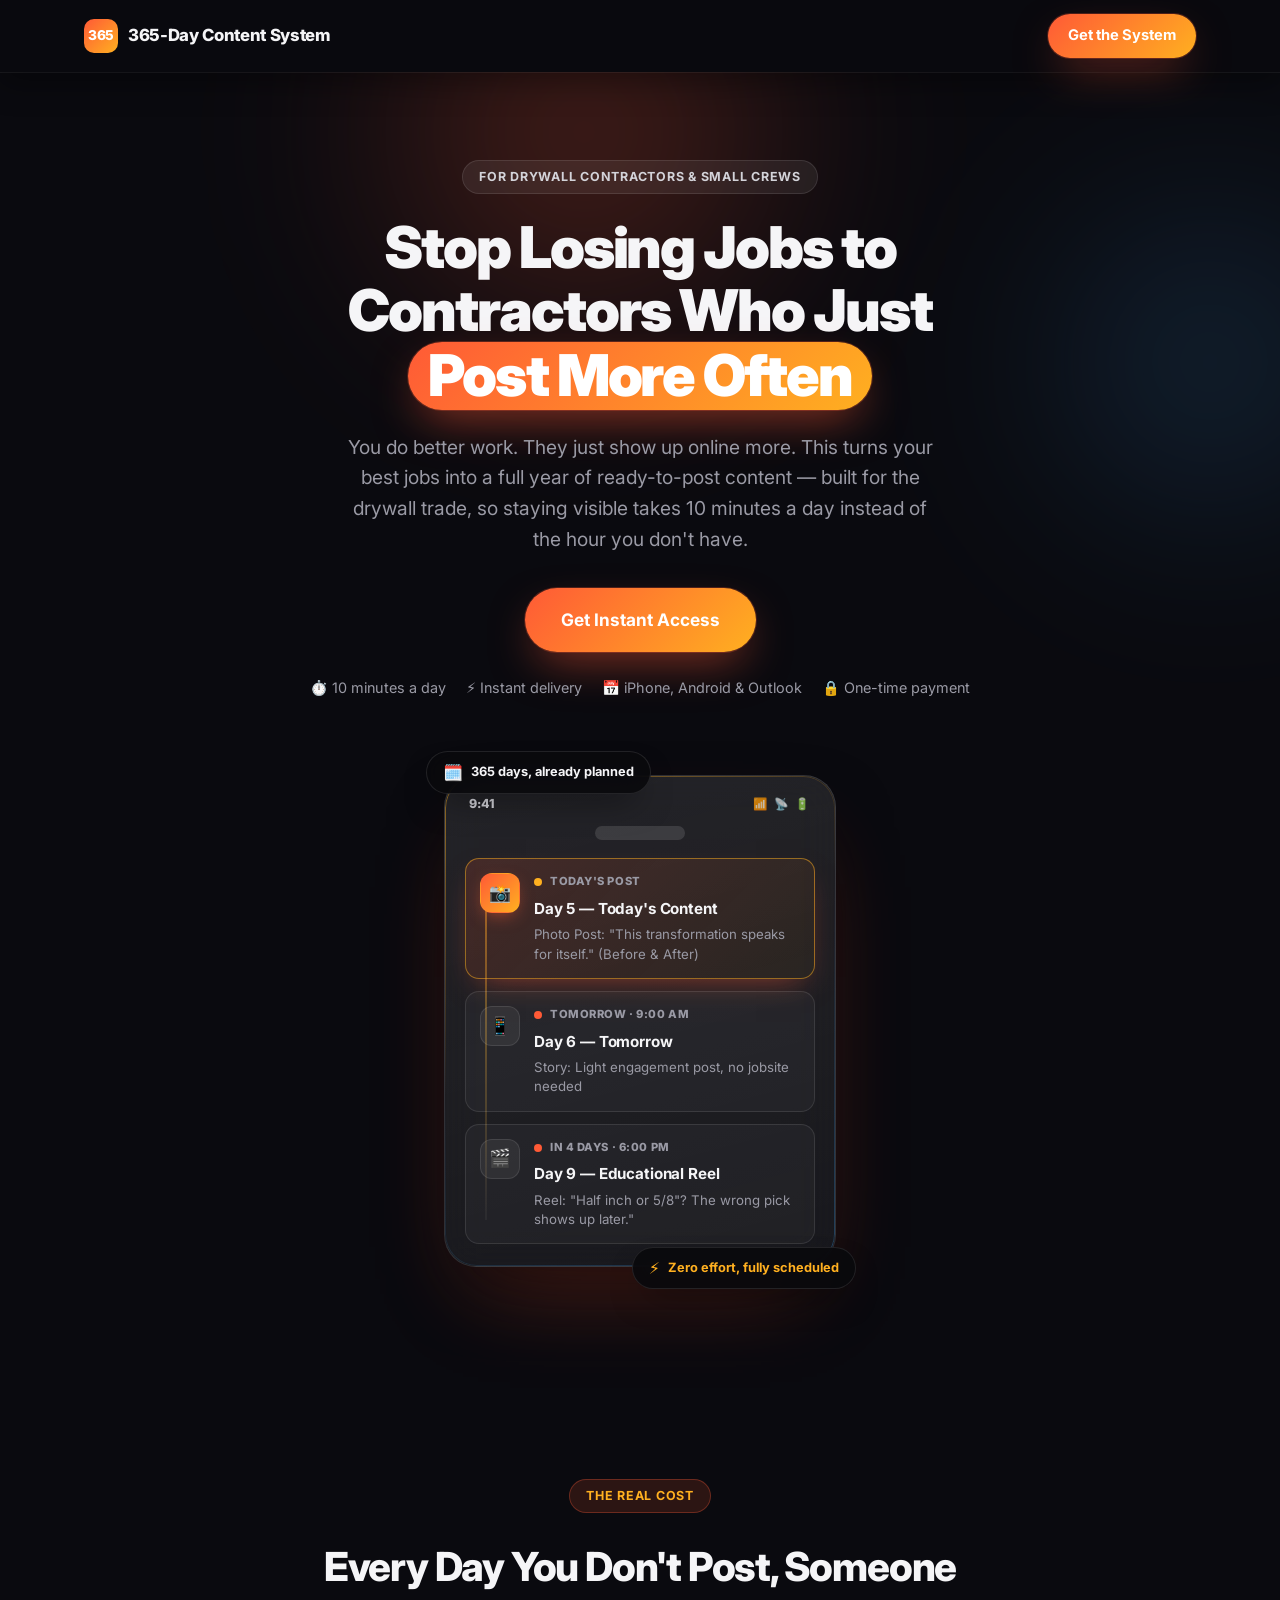
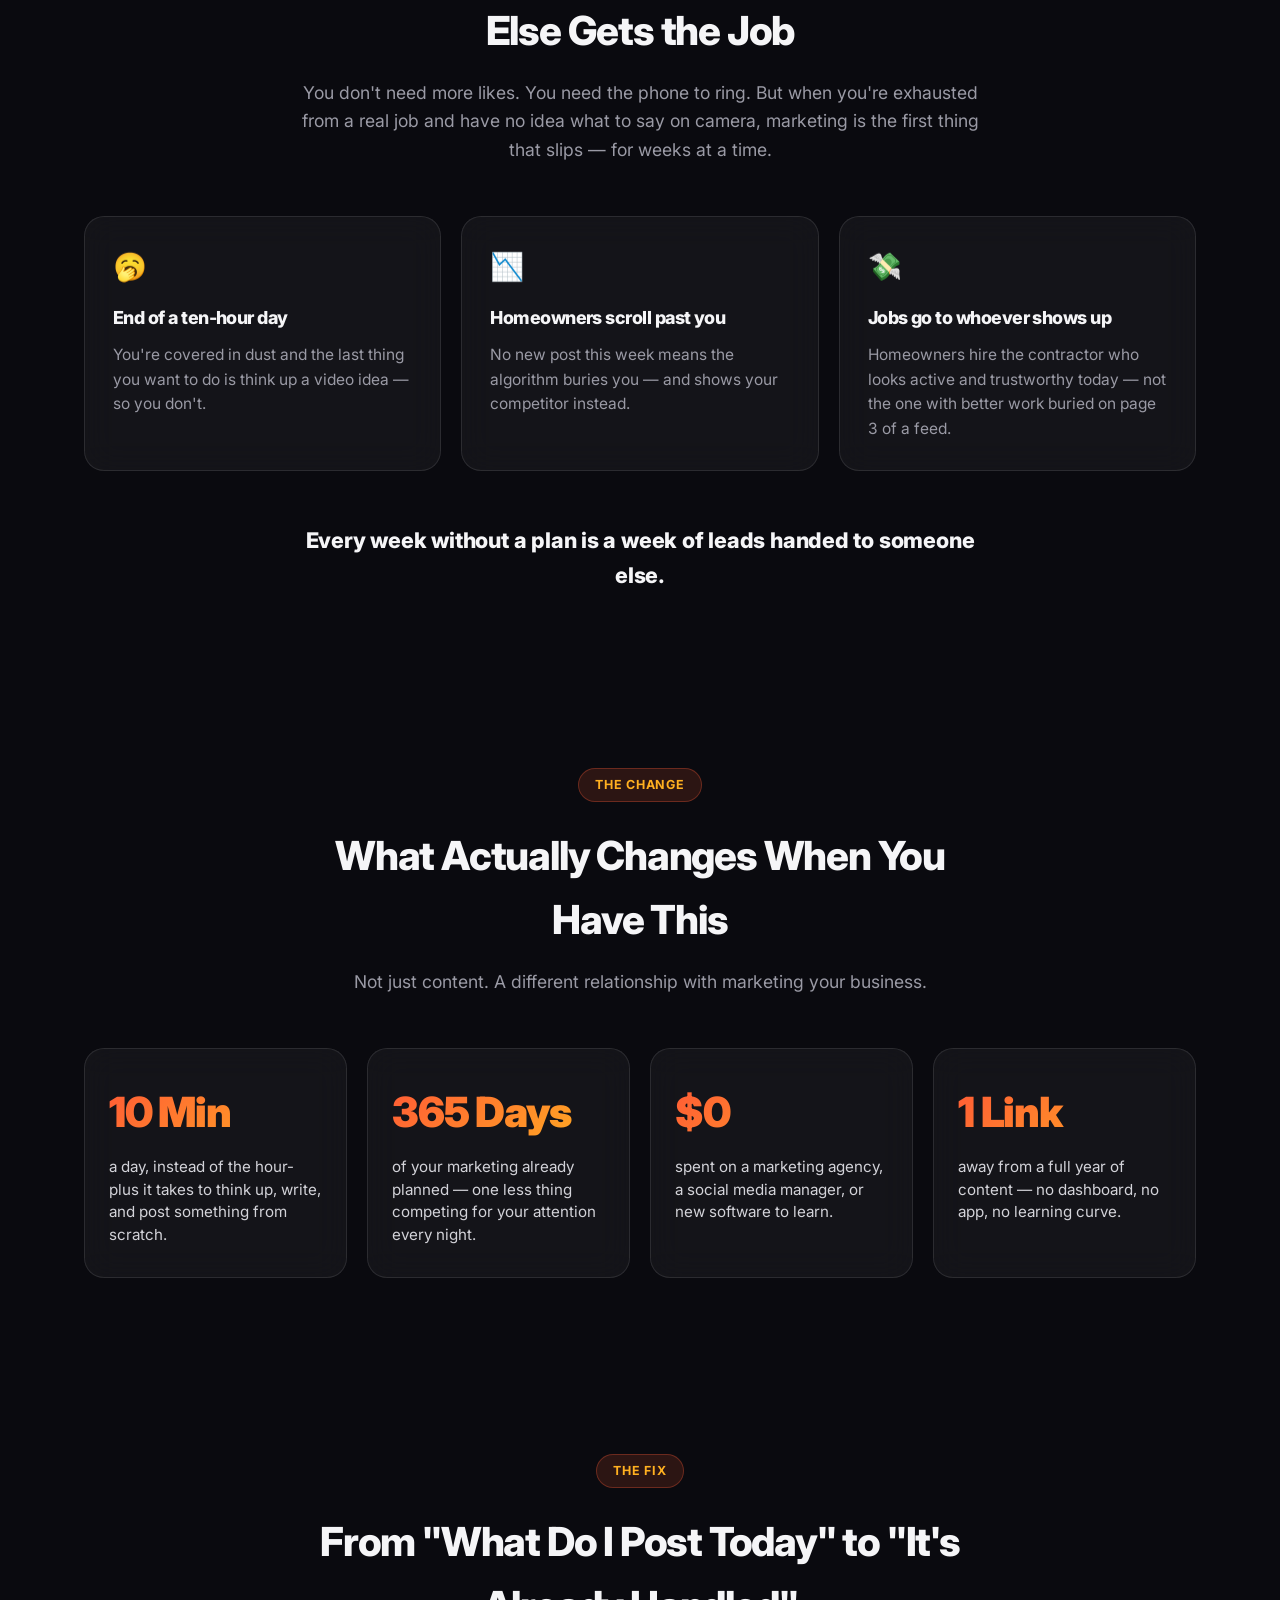
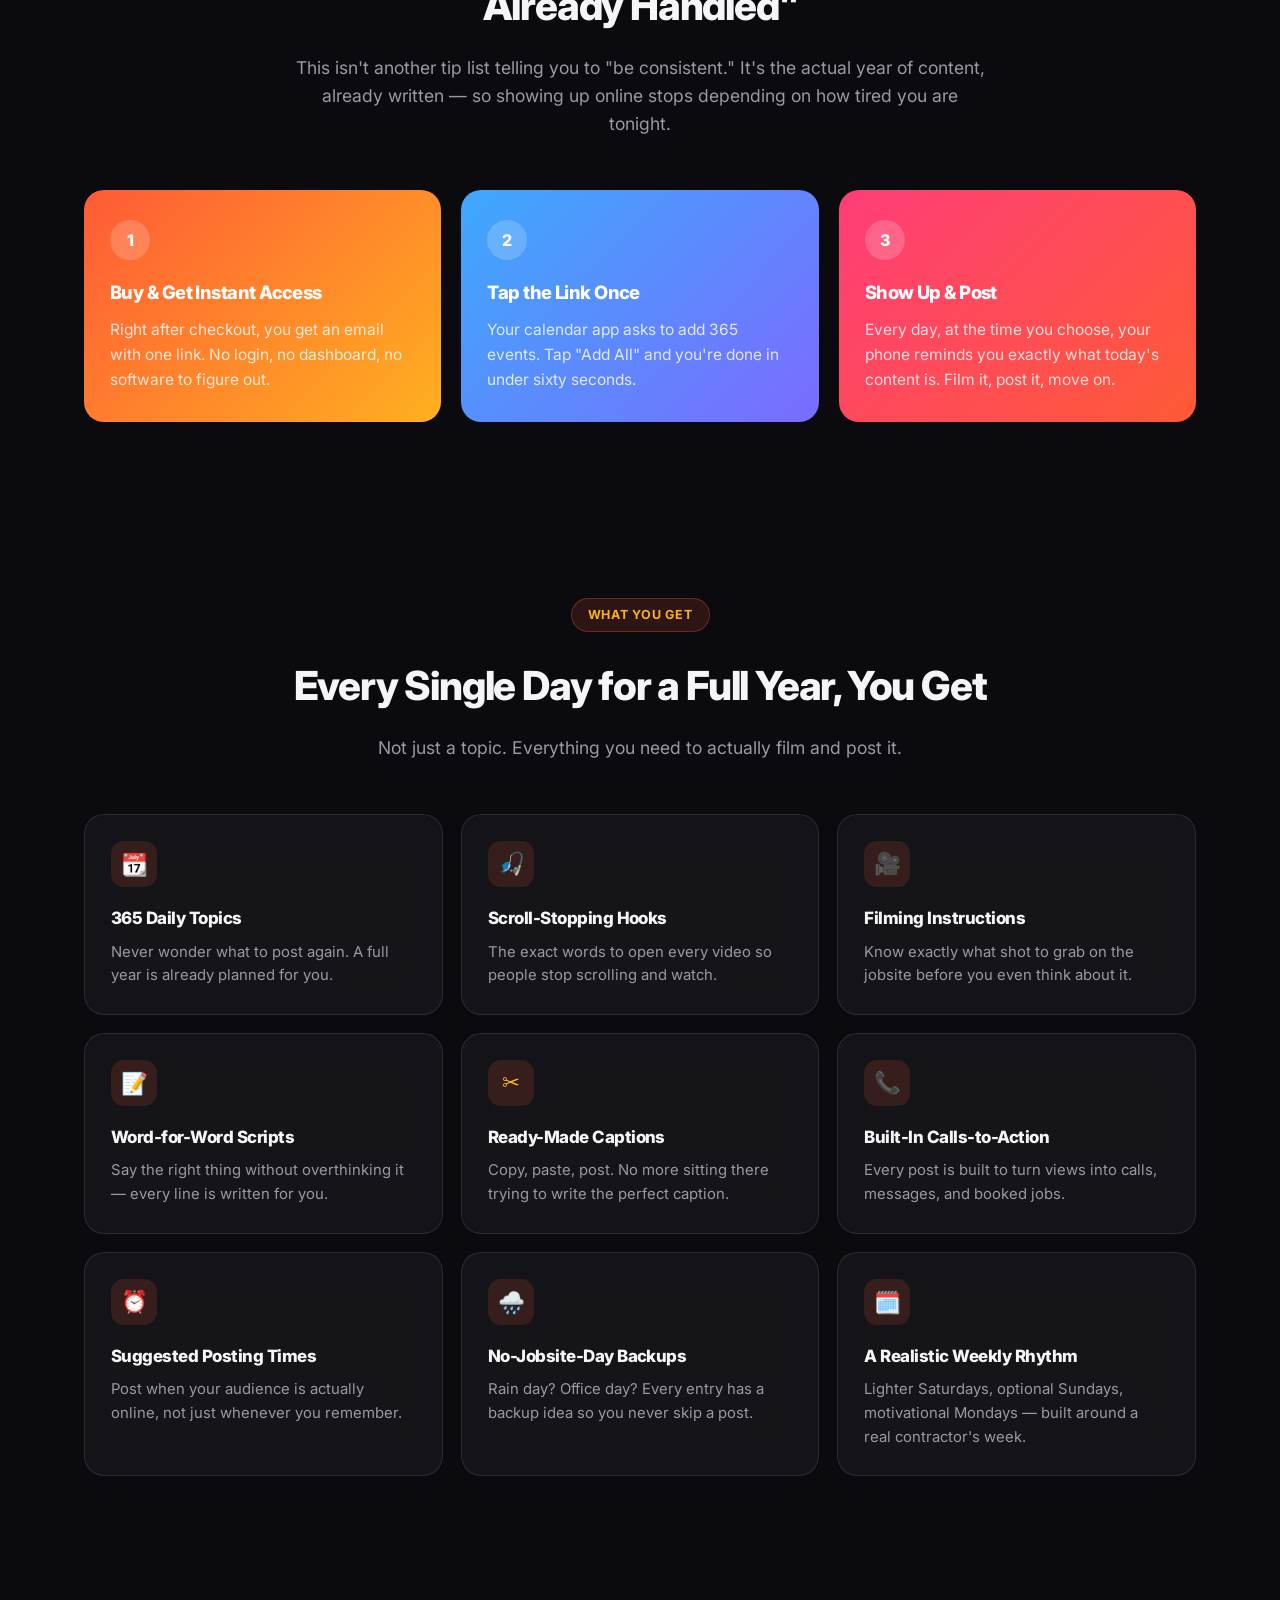
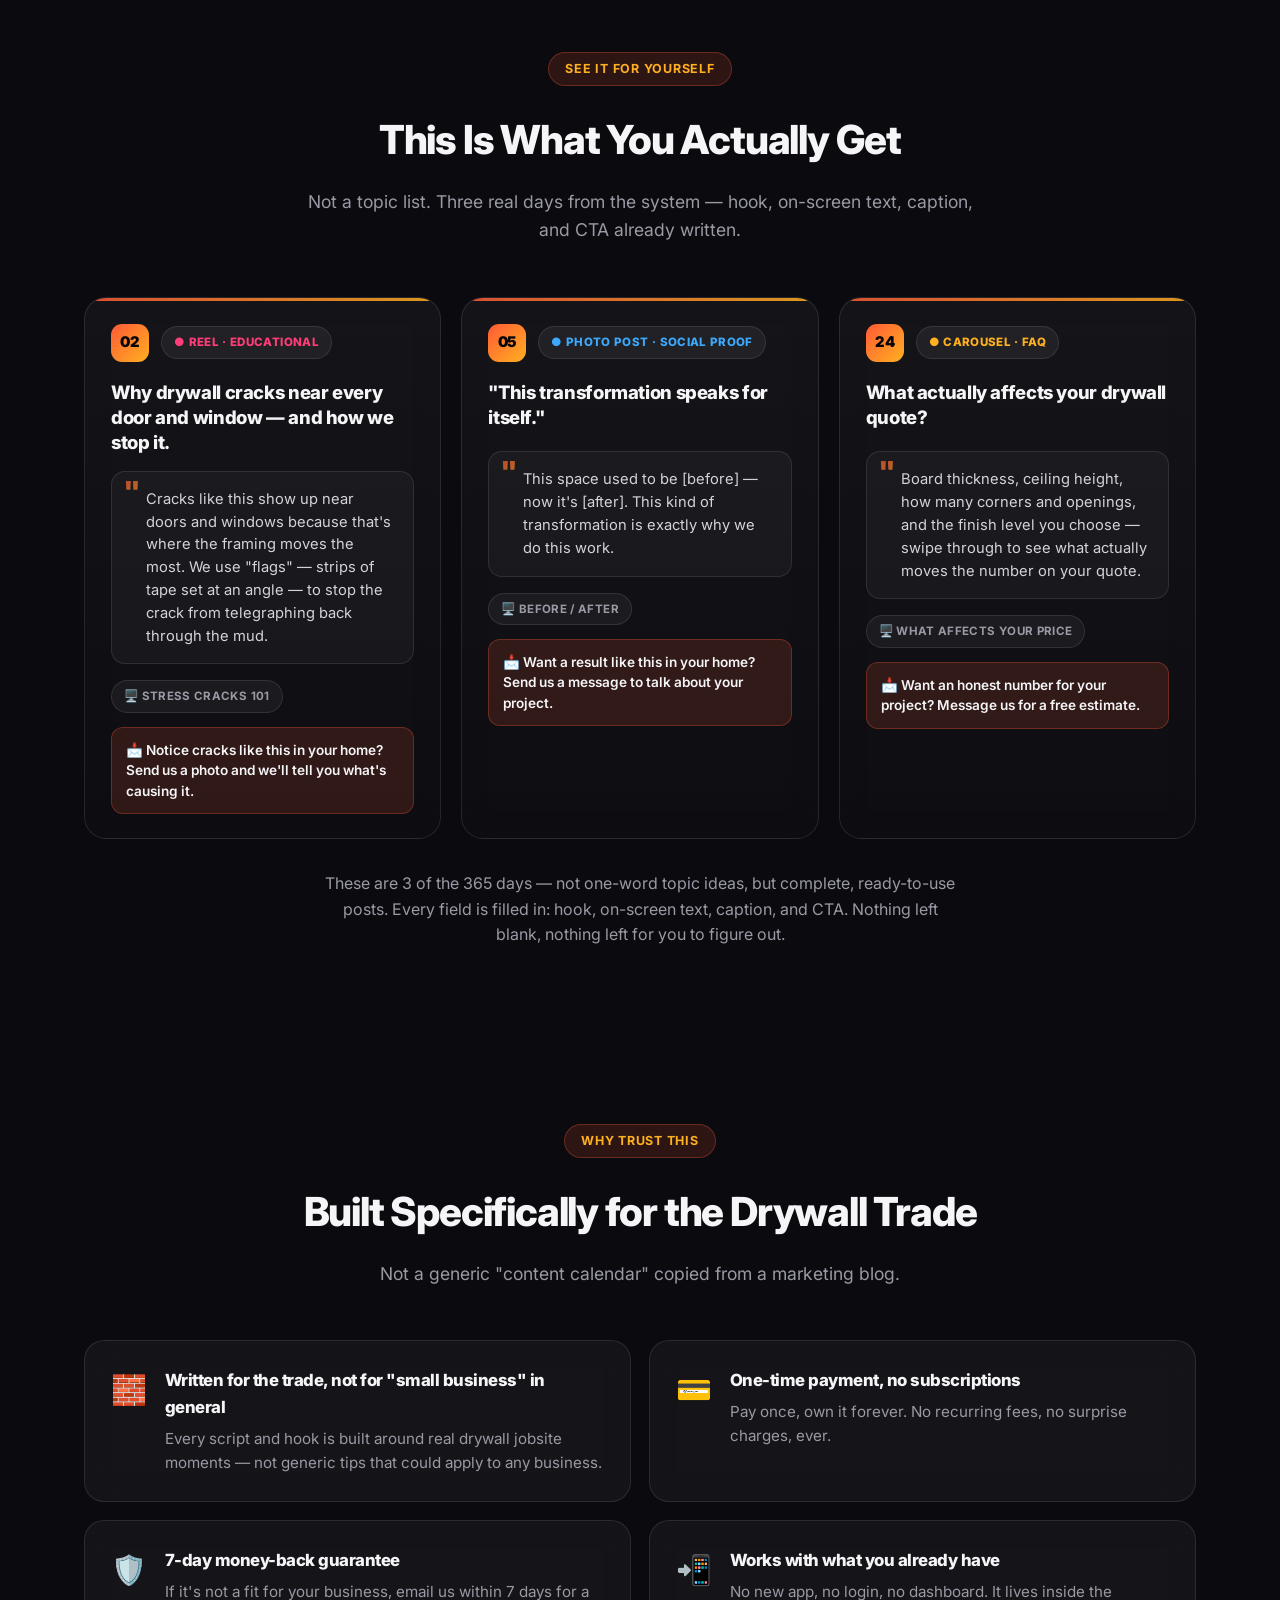
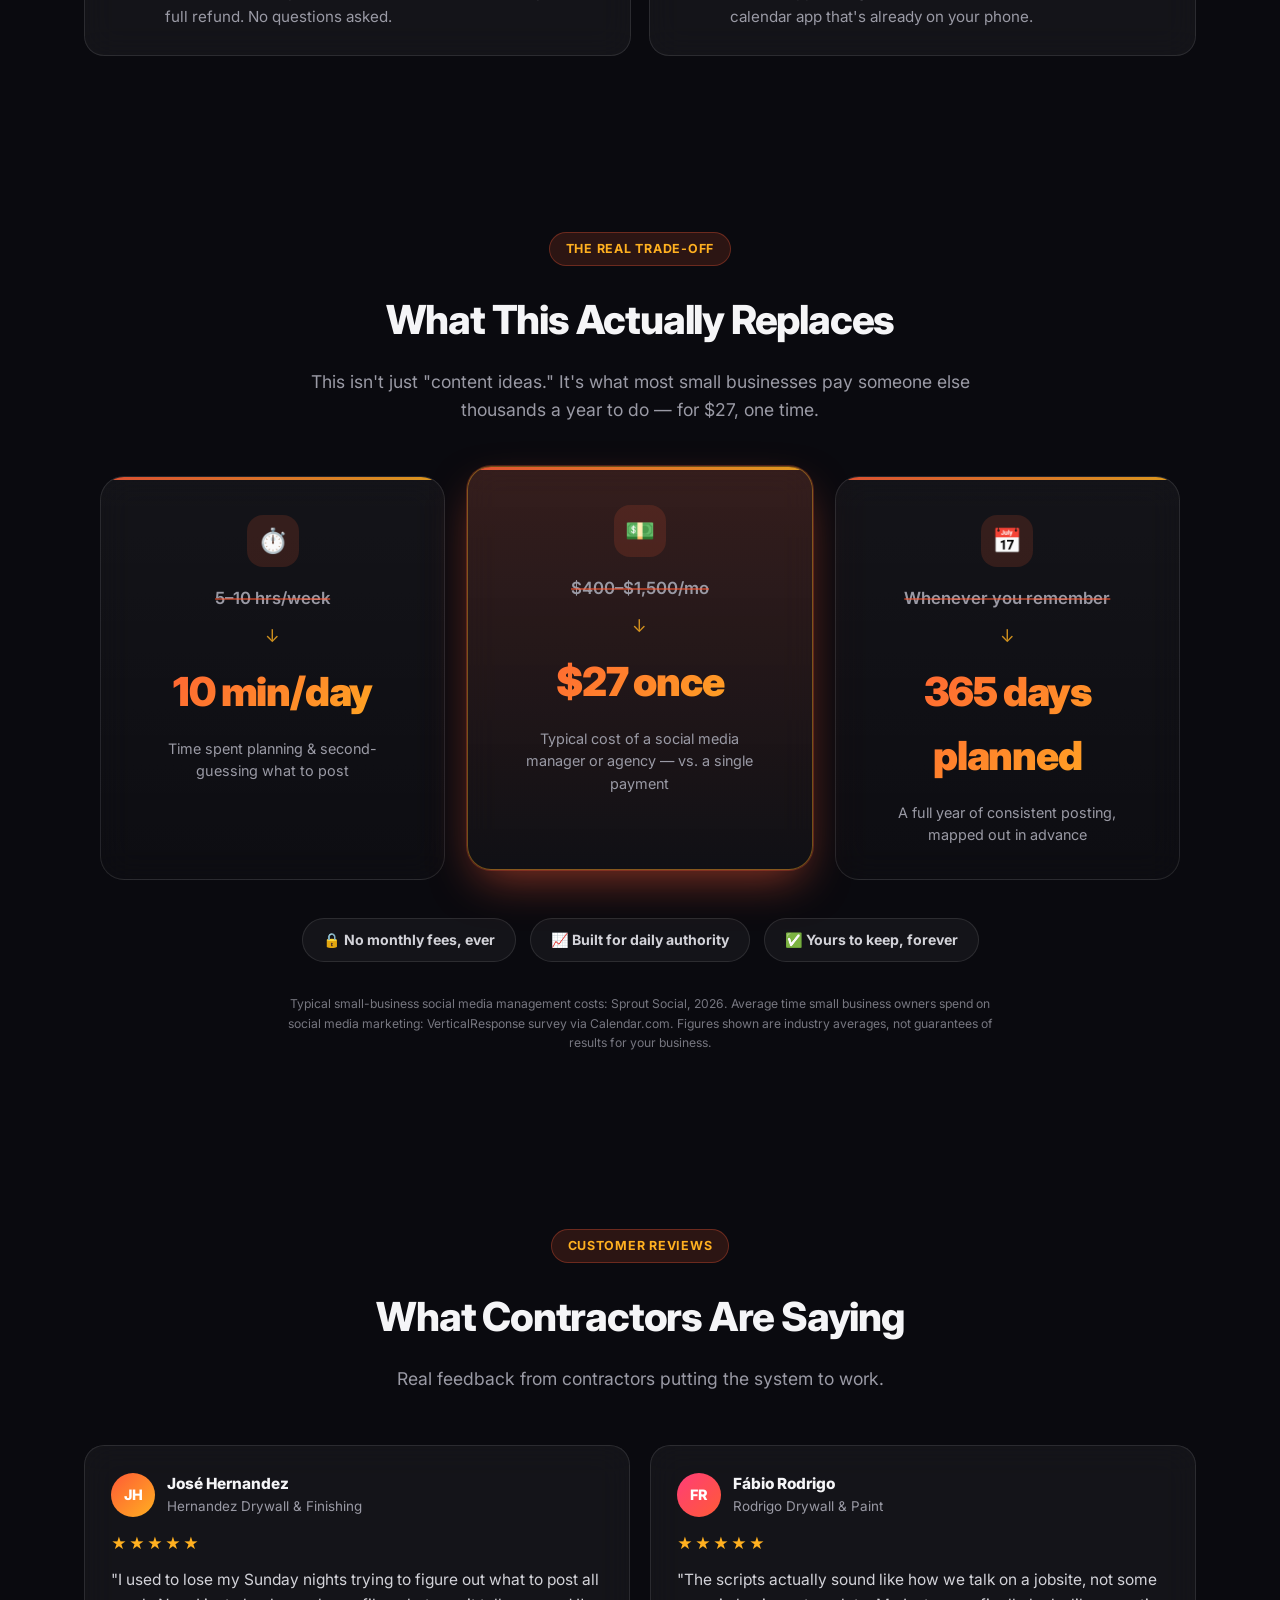
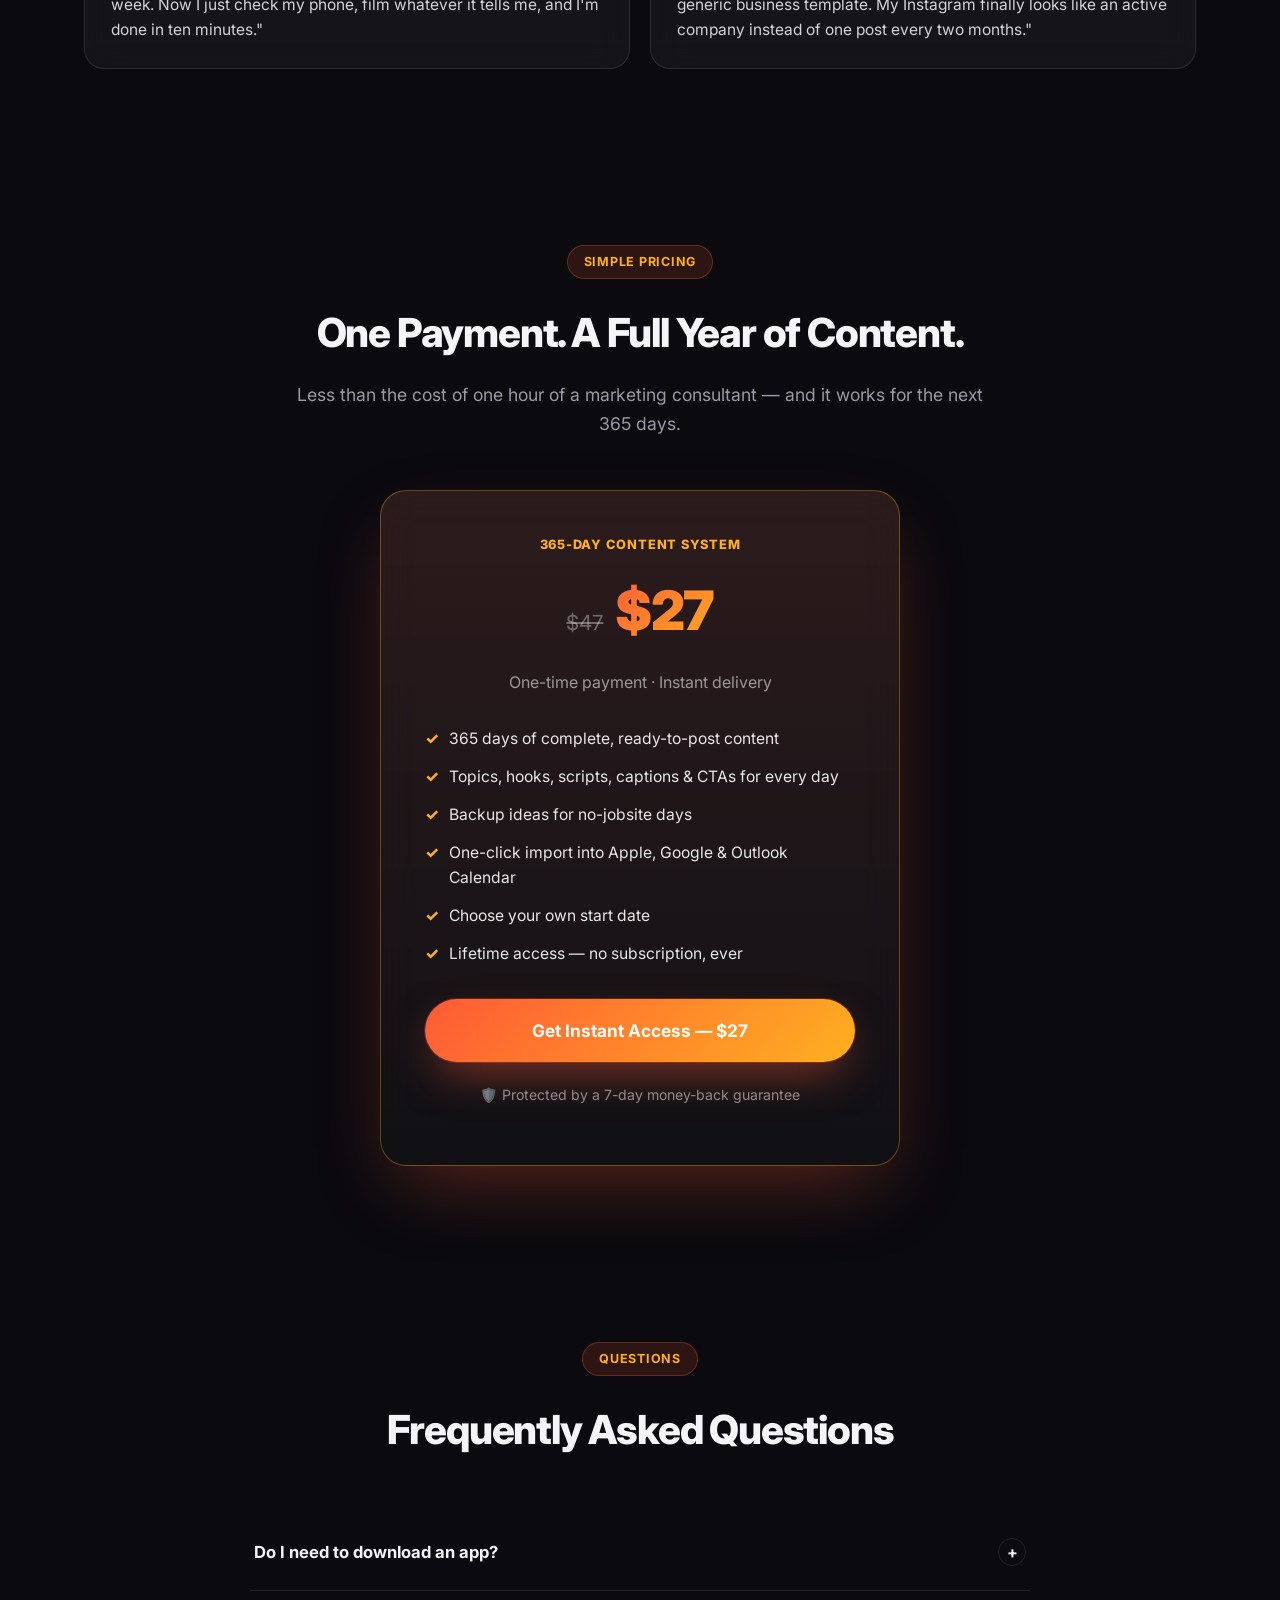
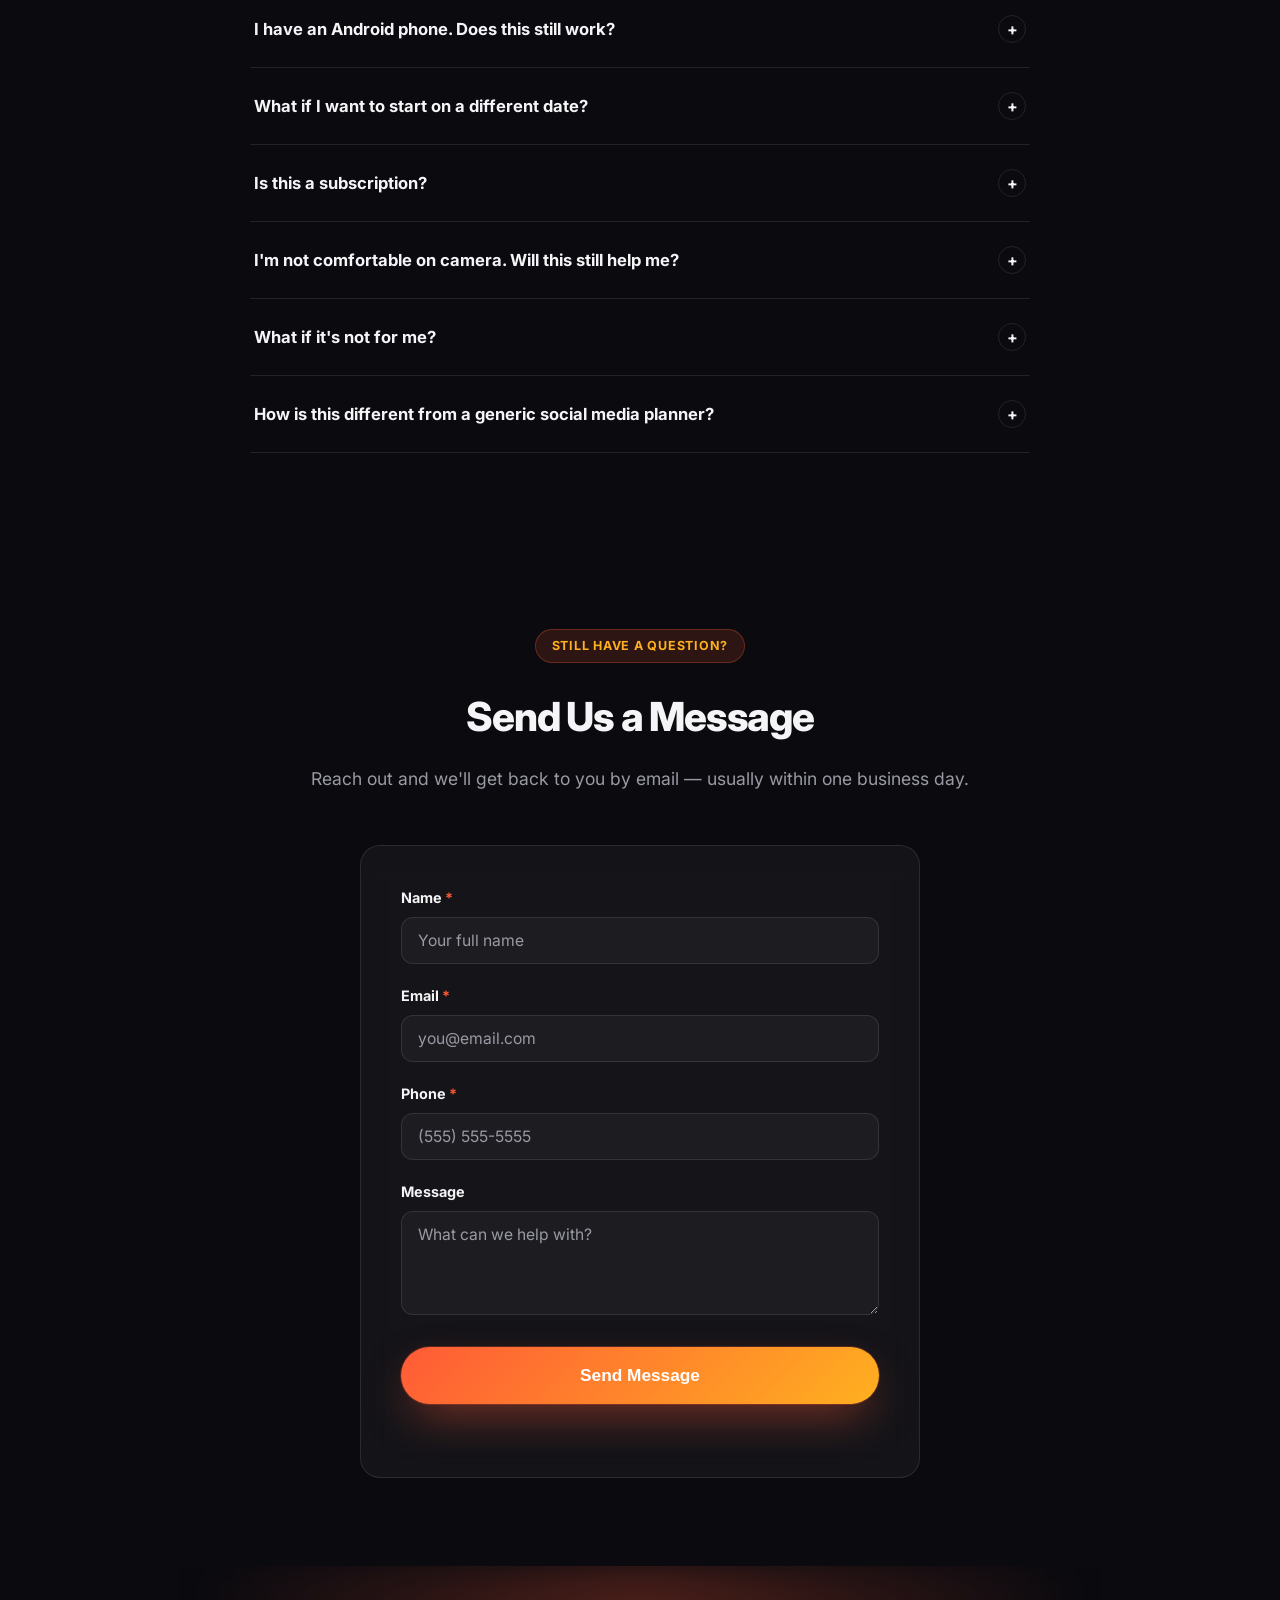
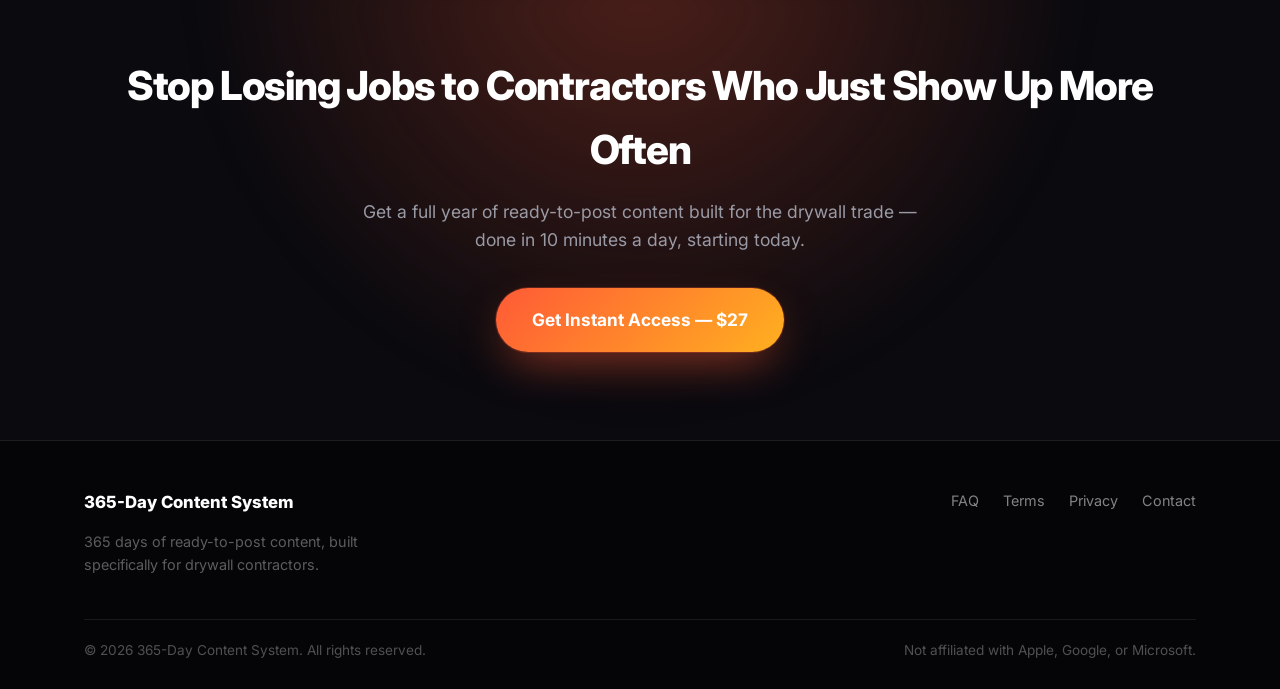
<file: index.html>
<!DOCTYPE html>
<html lang="en">
<head>
<meta charset="UTF-8">
<meta name="viewport" content="width=device-width, initial-scale=1, viewport-fit=cover">
<title>365-Day Content System for Drywall Contractors</title>
<meta name="description" content="A full year of done-for-you social media content for drywall contractors — daily topics, scripts, captions and CTAs delivered straight to your phone's calendar. No app to download. One-time payment.">
<meta name="keywords" content="drywall marketing, drywall social media content, content calendar for contractors, drywall contractor marketing ideas, social media for drywall business">
<meta name="author" content="365-Day Content System">
<meta name="robots" content="index, follow, max-snippet:-1, max-image-preview:large">
<link rel="canonical" href="https://www.drywall365.com/">

<!-- Open Graph / Facebook -->
<meta property="og:type" content="website">
<meta property="og:url" content="https://www.drywall365.com/">
<meta property="og:site_name" content="365-Day Content System">
<meta property="og:title" content="365-Day Content System for Drywall Contractors">
<meta property="og:description" content="A full year of done-for-you social media content for drywall contractors — daily topics, scripts, captions and CTAs delivered straight to your phone's calendar.">
<meta property="og:image" content="https://www.drywall365.com/images/og-image.png">
<meta property="og:image:width" content="1200">
<meta property="og:image:height" content="630">
<meta property="og:locale" content="en_US">

<!-- Twitter -->
<meta name="twitter:card" content="summary_large_image">
<meta name="twitter:title" content="365-Day Content System for Drywall Contractors">
<meta name="twitter:description" content="A full year of done-for-you social media content for drywall contractors — daily topics, scripts, captions and CTAs delivered straight to your phone's calendar.">
<meta name="twitter:image" content="https://www.drywall365.com/images/og-image.png">

<!-- Icons -->
<link rel="icon" type="image/png" sizes="32x32" href="/images/favicon-32x32.png">
<link rel="icon" type="image/png" sizes="16x16" href="/images/favicon-16x16.png">
<link rel="apple-touch-icon" sizes="180x180" href="/images/apple-touch-icon.png">
<link rel="manifest" href="/site.webmanifest">
<meta name="theme-color" content="#0f172a">

<!-- Fonts -->
<link rel="preconnect" href="https://fonts.googleapis.com">
<link rel="preconnect" href="https://fonts.gstatic.com" crossorigin>
<link href="https://fonts.googleapis.com/css2?family=Inter:wght@400;500;600;700;800;900&display=swap" rel="stylesheet">

<link rel="stylesheet" href="/css/styles.css">

<!-- Structured data: Organization -->
<script type="application/ld+json">
{
  "@context": "https://schema.org",
  "@type": "Organization",
  "name": "365-Day Content System",
  "url": "https://www.drywall365.com/",
  "logo": "https://www.drywall365.com/images/apple-touch-icon.png",
  "sameAs": []
}
</script>

<!-- Structured data: Product / Offer -->
<script type="application/ld+json">
{
  "@context": "https://schema.org",
  "@type": "Product",
  "name": "365-Day Content System for Drywall Contractors",
  "description": "A full year of done-for-you social media content for drywall contractors, delivered as a calendar file: daily topics, hooks, filming instructions, scripts, captions, CTAs and suggested posting times.",
  "brand": {
    "@type": "Brand",
    "name": "365-Day Content System"
  },
  "image": "https://www.drywall365.com/images/og-image.png",
  "offers": {
    "@type": "Offer",
    "url": "https://www.drywall365.com/#pricing",
    "priceCurrency": "USD",
    "price": "27.00",
    "availability": "https://schema.org/InStock",
    "priceValidUntil": "2027-12-31"
  }
}
</script>

<!-- Structured data: FAQPage -->
<script type="application/ld+json">
{
  "@context": "https://schema.org",
  "@type": "FAQPage",
  "mainEntity": [
    {
      "@type": "Question",
      "name": "Do I need to download an app?",
      "acceptedAnswer": {
        "@type": "Answer",
        "text": "No. Everything works inside the calendar app you already have — Apple Calendar, Google Calendar, or Outlook. There is no new app to download, no login, and no software to learn."
      }
    },
    {
      "@type": "Question",
      "name": "I have an Android phone. Does this still work?",
      "acceptedAnswer": {
        "@type": "Answer",
        "text": "Yes. The calendar file works with Google Calendar on Android and desktop, plus Apple Calendar and Outlook on iPhone, Mac, and PC."
      }
    },
    {
      "@type": "Question",
      "name": "Is this a subscription?",
      "acceptedAnswer": {
        "@type": "Answer",
        "text": "No. It's a single one-time payment. You own your copy of the calendar forever, with no recurring charges."
      }
    },
    {
      "@type": "Question",
      "name": "I'm not comfortable on camera. Will this still help me?",
      "acceptedAnswer": {
        "@type": "Answer",
        "text": "Yes. Many of the daily posts are written for voiceover, on-screen text, or simple before-and-after photos, so you don't need to be on camera to use most of the content."
      }
    },
    {
      "@type": "Question",
      "name": "What if it's not a fit for me?",
      "acceptedAnswer": {
        "@type": "Answer",
        "text": "You're covered by a 7-day money-back guarantee. Send an email and you'll get a full refund, no questions asked."
      }
    },
    {
      "@type": "Question",
      "name": "How is this different from a generic social media planner?",
      "acceptedAnswer": {
        "@type": "Answer",
        "text": "A generic planner gives you a blank template and tells you to be consistent. This gives you the actual topic, hook, script, caption, and call-to-action for all 365 days, built specifically around a drywall contractor's real week."
      }
    }
  ]
}
</script>
</head>
<body>

<header class="site-header">
  <div class="container">
    <a href="#top" class="logo">
      <span class="logo-mark">365</span>
      365-Day Content System
    </a>
    <a href="#pricing" class="btn btn-primary header-cta">Get the System</a>
  </div>
</header>

<main id="top">

  <!-- HERO -->
  <section class="hero">
    <div class="container">
      <div class="hero-copy">
        <span class="eyebrow">For Drywall Contractors &amp; Small Crews</span>
        <h1>Stop Losing Jobs to Contractors Who Just <span class="pill-highlight">Post More Often</span></h1>
        <p class="hero-sub">You do better work. They just show up online more. This turns your best jobs into a full year of ready-to-post content — built for the drywall trade, so staying visible takes 10 minutes a day instead of the hour you don't have.</p>
        <div class="hero-cta-row">
          <a href="#pricing" class="btn btn-primary btn-lg">Get Instant Access</a>
        </div>
        <div class="trust-line">
          <span>⏱️ 10 minutes a day</span>
          <span>⚡ Instant delivery</span>
          <span>📅 iPhone, Android &amp; Outlook</span>
          <span>🔒 One-time payment</span>
        </div>
      </div>
      <div class="hero-visual">
        <div class="phone-stage">
          <div class="float-badge float-badge-top"><span class="float-badge-icon">🗓️</span>365 days, already planned</div>
          <div class="phone-mock">
            <div class="phone-statusbar">
              <span>9:41</span>
              <span class="phone-statusbar-icons">📶 📡 🔋</span>
            </div>
            <div class="phone-notch"></div>
            <div class="notif-feed">
              <div class="notif-card highlight">
                <div class="notif-thumb">📸</div>
                <div class="notif-content">
                  <div class="notif-app"><span class="notif-dot"></span>TODAY'S POST</div>
                  <div class="notif-title">Day 5 — Today's Content</div>
                  <div class="notif-body">Photo Post: "This transformation speaks for itself." (Before &amp; After)</div>
                </div>
              </div>
              <div class="notif-card">
                <div class="notif-thumb">📱</div>
                <div class="notif-content">
                  <div class="notif-app"><span class="notif-dot"></span>TOMORROW · 9:00 AM</div>
                  <div class="notif-title">Day 6 — Tomorrow</div>
                  <div class="notif-body">Story: Light engagement post, no jobsite needed</div>
                </div>
              </div>
              <div class="notif-card">
                <div class="notif-thumb">🎬</div>
                <div class="notif-content">
                  <div class="notif-app"><span class="notif-dot"></span>IN 4 DAYS · 6:00 PM</div>
                  <div class="notif-title">Day 9 — Educational Reel</div>
                  <div class="notif-body">Reel: "Half inch or 5/8"? The wrong pick shows up later."</div>
                </div>
              </div>
            </div>
          </div>
          <div class="float-badge float-badge-bottom"><span class="float-badge-icon">⚡</span>Zero effort, fully scheduled</div>
        </div>
      </div>
    </div>
  </section>

  <!-- PROBLEM -->
  <section id="problem">
    <div class="container">
      <div class="section-head">
        <span class="eyebrow">The Real Cost</span>
        <h2>Every Day You Don't Post, Someone Else Gets the Job</h2>
        <p>You don't need more likes. You need the phone to ring. But when you're exhausted from a real job and have no idea what to say on camera, marketing is the first thing that slips — for weeks at a time.</p>
      </div>
      <div class="problem-grid">
        <div class="problem-card">
          <div class="icon">🥱</div>
          <h3>End of a ten-hour day</h3>
          <p>You're covered in dust and the last thing you want to do is think up a video idea — so you don't.</p>
        </div>
        <div class="problem-card">
          <div class="icon">📉</div>
          <h3>Homeowners scroll past you</h3>
          <p>No new post this week means the algorithm buries you — and shows your competitor instead.</p>
        </div>
        <div class="problem-card">
          <div class="icon">💸</div>
          <h3>Jobs go to whoever shows up</h3>
          <p>Homeowners hire the contractor who looks active and trustworthy today — not the one with better work buried on page 3 of a feed.</p>
        </div>
      </div>
      <p class="pivot-line">Every week without a plan is a week of leads handed to someone else.</p>
    </div>
  </section>

  <!-- WHAT CHANGES / TIME SAVED -->
  <section id="benefits">
    <div class="container">
      <div class="section-head">
        <span class="eyebrow">The Change</span>
        <h2>What Actually Changes When You Have This</h2>
        <p>Not just content. A different relationship with marketing your business.</p>
      </div>
      <div class="stat-grid">
        <div class="stat-tile">
          <div class="stat-number">10 Min</div>
          <p>a day, instead of the hour-plus it takes to think up, write, and post something from scratch.</p>
        </div>
        <div class="stat-tile">
          <div class="stat-number">365 Days</div>
          <p>of your marketing already planned — one less thing competing for your attention every night.</p>
        </div>
        <div class="stat-tile">
          <div class="stat-number">$0</div>
          <p>spent on a marketing agency, a social media manager, or new software to learn.</p>
        </div>
        <div class="stat-tile">
          <div class="stat-number">1 Link</div>
          <p>away from a full year of content — no dashboard, no app, no learning curve.</p>
        </div>
      </div>
    </div>
  </section>

  <!-- SOLUTION / HOW IT WORKS -->
  <section id="how-it-works" class="section-alt">
    <div class="container">
      <div class="section-head">
        <span class="eyebrow">The Fix</span>
        <h2>From "What Do I Post Today" to "It's Already Handled"</h2>
        <p>This isn't another tip list telling you to "be consistent." It's the actual year of content, already written — so showing up online stops depending on how tired you are tonight.</p>
      </div>
      <div class="steps">
        <div class="step step-a">
          <div class="step-number">1</div>
          <h3>Buy &amp; Get Instant Access</h3>
          <p>Right after checkout, you get an email with one link. No login, no dashboard, no software to figure out.</p>
        </div>
        <div class="step step-b">
          <div class="step-number">2</div>
          <h3>Tap the Link Once</h3>
          <p>Your calendar app asks to add 365 events. Tap "Add All" and you're done in under sixty seconds.</p>
        </div>
        <div class="step step-c">
          <div class="step-number">3</div>
          <h3>Show Up &amp; Post</h3>
          <p>Every day, at the time you choose, your phone reminds you exactly what today's content is. Film it, post it, move on.</p>
        </div>
      </div>
    </div>
  </section>

  <!-- WHAT'S INCLUDED -->
  <section id="whats-inside">
    <div class="container">
      <div class="section-head">
        <span class="eyebrow">What You Get</span>
        <h2>Every Single Day for a Full Year, You Get</h2>
        <p>Not just a topic. Everything you need to actually film and post it.</p>
      </div>
      <div class="features-grid">
        <div class="feature-card">
          <div class="feature-icon">📆</div>
          <h3>365 Daily Topics</h3>
          <p>Never wonder what to post again. A full year is already planned for you.</p>
        </div>
        <div class="feature-card">
          <div class="feature-icon">🎣</div>
          <h3>Scroll-Stopping Hooks</h3>
          <p>The exact words to open every video so people stop scrolling and watch.</p>
        </div>
        <div class="feature-card">
          <div class="feature-icon">🎥</div>
          <h3>Filming Instructions</h3>
          <p>Know exactly what shot to grab on the jobsite before you even think about it.</p>
        </div>
        <div class="feature-card">
          <div class="feature-icon">📝</div>
          <h3>Word-for-Word Scripts</h3>
          <p>Say the right thing without overthinking it — every line is written for you.</p>
        </div>
        <div class="feature-card">
          <div class="feature-icon">✂️</div>
          <h3>Ready-Made Captions</h3>
          <p>Copy, paste, post. No more sitting there trying to write the perfect caption.</p>
        </div>
        <div class="feature-card">
          <div class="feature-icon">📞</div>
          <h3>Built-In Calls-to-Action</h3>
          <p>Every post is built to turn views into calls, messages, and booked jobs.</p>
        </div>
        <div class="feature-card">
          <div class="feature-icon">⏰</div>
          <h3>Suggested Posting Times</h3>
          <p>Post when your audience is actually online, not just whenever you remember.</p>
        </div>
        <div class="feature-card">
          <div class="feature-icon">🌧️</div>
          <h3>No-Jobsite-Day Backups</h3>
          <p>Rain day? Office day? Every entry has a backup idea so you never skip a post.</p>
        </div>
        <div class="feature-card">
          <div class="feature-icon">🗓️</div>
          <h3>A Realistic Weekly Rhythm</h3>
          <p>Lighter Saturdays, optional Sundays, motivational Mondays — built around a real contractor's week.</p>
        </div>
      </div>
    </div>
  </section>

  <!-- EXAMPLE DAY GALLERY -->
  <section id="example" class="section-alt">
    <div class="container">
      <div class="section-head">
        <span class="eyebrow">See It For Yourself</span>
        <h2>This Is What You Actually Get</h2>
        <p>Not a topic list. Three real days from the system — hook, on-screen text, caption, and CTA already written.</p>
      </div>
      <div class="gallery-grid">
        <div class="gallery-card">
          <div class="card-head">
            <div class="day-badge">02</div>
            <span class="format-pill format-reel">● Reel · Educational</span>
          </div>
          <h4>Why drywall cracks near every door and window — and how we stop it.</h4>
          <div class="caption-block">
            <span class="quote-mark">"</span>
            Cracks like this show up near doors and windows because that's where the framing moves the most. We use "flags" — strips of tape set at an angle — to stop the crack from telegraphing back through the mud.
          </div>
          <div class="card-foot">
            <span class="chip">🖥️ STRESS CRACKS 101</span>
          </div>
          <div class="cta-strip">📩 Notice cracks like this in your home? Send us a photo and we'll tell you what's causing it.</div>
        </div>
        <div class="gallery-card">
          <div class="card-head">
            <div class="day-badge">05</div>
            <span class="format-pill format-photo">● Photo Post · Social Proof</span>
          </div>
          <h4>"This transformation speaks for itself."</h4>
          <div class="caption-block">
            <span class="quote-mark">"</span>
            This space used to be [before] — now it's [after]. This kind of transformation is exactly why we do this work.
          </div>
          <div class="card-foot">
            <span class="chip">🖥️ BEFORE / AFTER</span>
          </div>
          <div class="cta-strip">📩 Want a result like this in your home? Send us a message to talk about your project.</div>
        </div>
        <div class="gallery-card">
          <div class="card-head">
            <div class="day-badge">24</div>
            <span class="format-pill format-carousel">● Carousel · FAQ</span>
          </div>
          <h4>What actually affects your drywall quote?</h4>
          <div class="caption-block">
            <span class="quote-mark">"</span>
            Board thickness, ceiling height, how many corners and openings, and the finish level you choose — swipe through to see what actually moves the number on your quote.
          </div>
          <div class="card-foot">
            <span class="chip">🖥️ WHAT AFFECTS YOUR PRICE</span>
          </div>
          <div class="cta-strip">📩 Want an honest number for your project? Message us for a free estimate.</div>
        </div>
      </div>
      <p class="gallery-note">These are 3 of the 365 days — not one-word topic ideas, but complete, ready-to-use posts. Every field is filled in: hook, on-screen text, caption, and CTA. Nothing left blank, nothing left for you to figure out.</p>
    </div>
  </section>

  <!-- TRUST / GUARANTEE -->
  <section id="trust">
    <div class="container">
      <div class="section-head">
        <span class="eyebrow">Why Trust This</span>
        <h2>Built Specifically for the Drywall Trade</h2>
        <p>Not a generic "content calendar" copied from a marketing blog.</p>
      </div>
      <div class="trust-grid">
        <div class="trust-card">
          <div class="icon">🧱</div>
          <div>
            <h3>Written for the trade, not for "small business" in general</h3>
            <p>Every script and hook is built around real drywall jobsite moments — not generic tips that could apply to any business.</p>
          </div>
        </div>
        <div class="trust-card">
          <div class="icon">💳</div>
          <div>
            <h3>One-time payment, no subscriptions</h3>
            <p>Pay once, own it forever. No recurring fees, no surprise charges, ever.</p>
          </div>
        </div>
        <div class="trust-card">
          <div class="icon">🛡️</div>
          <div>
            <h3>7-day money-back guarantee</h3>
            <p>If it's not a fit for your business, email us within 7 days for a full refund. No questions asked.</p>
          </div>
        </div>
        <div class="trust-card">
          <div class="icon">📲</div>
          <div>
            <h3>Works with what you already have</h3>
            <p>No new app, no login, no dashboard. It lives inside the calendar app that's already on your phone.</p>
          </div>
        </div>
      </div>

    </div>
  </section>

  <!-- THE TRANSFORMATION / REAL COST COMPARISON -->
  <section id="transformation" class="section-alt">
    <div class="container">
      <div class="section-head">
        <span class="eyebrow">The Real Trade-Off</span>
        <h2>What This Actually Replaces</h2>
        <p>This isn't just "content ideas." It's what most small businesses pay someone else thousands a year to do — for $27, one time.</p>
      </div>

      <p class="flip-swipe-hint">← Swipe to see all 3 →</p>
      <div class="flip-grid">
        <div class="flip-tile">
          <div class="flip-icon">⏱️</div>
          <div class="flip-before">5–10 hrs/week</div>
          <div class="flip-arrow">↓</div>
          <div class="flip-after">10 min/day</div>
          <div class="flip-caption">Time spent planning &amp; second-guessing what to post</div>
        </div>

        <div class="flip-tile flip-hero">
          <div class="flip-icon">💵</div>
          <div class="flip-before">$400–$1,500/mo</div>
          <div class="flip-arrow">↓</div>
          <div class="flip-after">$27 once</div>
          <div class="flip-caption">Typical cost of a social media manager or agency — vs. a single payment</div>
        </div>

        <div class="flip-tile">
          <div class="flip-icon">📅</div>
          <div class="flip-before">Whenever you remember</div>
          <div class="flip-arrow">↓</div>
          <div class="flip-after">365 days planned</div>
          <div class="flip-caption">A full year of consistent posting, mapped out in advance</div>
        </div>
      </div>

      <div class="flip-pills">
        <span class="pill">🔒 No monthly fees, ever</span>
        <span class="pill">📈 Built for daily authority</span>
        <span class="pill">✅ Yours to keep, forever</span>
      </div>

      <p class="compare-source">Typical small-business social media management costs: Sprout Social, 2026. Average time small business owners spend on social media marketing: VerticalResponse survey via Calendar.com. Figures shown are industry averages, not guarantees of results for your business.</p>
    </div>
  </section>

  <!--
    SOCIAL PROOF — DEMO CONTENT, NOT REAL.
    "José Hernandez" and "Fábio Rodrigo" are fictional placeholders requested
    for a visual preview only. Before this page goes live to real visitors,
    replace both the names and quotes below with genuine reviews from actual
    customers. Publishing invented testimonials as if they were real people
    is misleading to buyers and against Google/ad-platform policies — swap
    this out before launch.
  -->
  <section id="reviews" class="section-alt">
    <div class="container">
      <div class="section-head">
        <span class="eyebrow">Customer Reviews</span>
        <h2>What Contractors Are Saying</h2>
        <p>Real feedback from contractors putting the system to work.</p>
      </div>
      <div class="testimonial-grid">
        <div class="testimonial-card">
          <div class="testimonial-head">
            <div class="avatar avatar-a">JH</div>
            <div>
              <div class="name">José Hernandez</div>
              <div class="role">Hernandez Drywall &amp; Finishing</div>
            </div>
          </div>
          <div class="stars">★★★★★</div>
          <p class="quote">"I used to lose my Sunday nights trying to figure out what to post all week. Now I just check my phone, film whatever it tells me, and I'm done in ten minutes."</p>
        </div>
        <div class="testimonial-card">
          <div class="testimonial-head">
            <div class="avatar avatar-b">FR</div>
            <div>
              <div class="name">Fábio Rodrigo</div>
              <div class="role">Rodrigo Drywall &amp; Paint</div>
            </div>
          </div>
          <div class="stars">★★★★★</div>
          <p class="quote">"The scripts actually sound like how we talk on a jobsite, not some generic business template. My Instagram finally looks like an active company instead of one post every two months."</p>
        </div>
      </div>
    </div>
  </section>

  <!-- PRICING -->
  <section id="pricing" class="section-alt">
    <div class="container">
      <div class="section-head">
        <span class="eyebrow">Simple Pricing</span>
        <h2>One Payment. A Full Year of Content.</h2>
        <p>Less than the cost of one hour of a marketing consultant — and it works for the next 365 days.</p>
      </div>
      <div class="pricing-card">
        <div class="pricing-label">365-Day Content System</div>
        <div class="price-row">
          <span class="price-was">$47</span>
          <span class="price-amount">$27</span>
        </div>
        <p class="price-note">One-time payment · Instant delivery</p>
        <ul class="pricing-list">
          <li><span class="check">✓</span> 365 days of complete, ready-to-post content</li>
          <li><span class="check">✓</span> Topics, hooks, scripts, captions &amp; CTAs for every day</li>
          <li><span class="check">✓</span> Backup ideas for no-jobsite days</li>
          <li><span class="check">✓</span> One-click import into Apple, Google &amp; Outlook Calendar</li>
          <li><span class="check">✓</span> Choose your own start date</li>
          <li><span class="check">✓</span> Lifetime access — no subscription, ever</li>
        </ul>
        <a href="#" id="checkout-link" class="btn btn-primary btn-lg btn-block" data-checkout-url="https://365content.lemonsqueezy.com/checkout/buy/42d23cc1-6932-4f16-9c91-23924b47ce0c">Get Instant Access — $27</a>
        <p class="guarantee-note">🛡️ Protected by a 7-day money-back guarantee</p>
      </div>
    </div>
  </section>

  <!-- FAQ -->
  <section id="faq">
    <div class="container">
      <div class="section-head">
        <span class="eyebrow">Questions</span>
        <h2>Frequently Asked Questions</h2>
      </div>
      <div class="faq-list">

        <div class="faq-item">
          <button class="faq-question" aria-expanded="false">
            Do I need to download an app?
            <span class="plus">+</span>
          </button>
          <div class="faq-answer">
            <p>No. Everything works inside the calendar app you already have — Apple Calendar, Google Calendar, or Outlook. There is no new app to download, no login, and no software to learn.</p>
          </div>
        </div>

        <div class="faq-item">
          <button class="faq-question" aria-expanded="false">
            I have an Android phone. Does this still work?
            <span class="plus">+</span>
          </button>
          <div class="faq-answer">
            <p>Yes. The calendar file works with Google Calendar on Android and desktop, plus Apple Calendar and Outlook on iPhone, Mac, and PC.</p>
          </div>
        </div>

        <div class="faq-item">
          <button class="faq-question" aria-expanded="false">
            What if I want to start on a different date?
            <span class="plus">+</span>
          </button>
          <div class="faq-answer">
            <p>You choose your own start date, and every reminder time is fully adjustable inside your calendar app once it's imported.</p>
          </div>
        </div>

        <div class="faq-item">
          <button class="faq-question" aria-expanded="false">
            Is this a subscription?
            <span class="plus">+</span>
          </button>
          <div class="faq-answer">
            <p>No. It's a single one-time payment. You own your copy of the calendar forever — no recurring charges.</p>
          </div>
        </div>

        <div class="faq-item">
          <button class="faq-question" aria-expanded="false">
            I'm not comfortable on camera. Will this still help me?
            <span class="plus">+</span>
          </button>
          <div class="faq-answer">
            <p>Yes. Many of the daily posts are written for voiceover, on-screen text, or simple before-and-after photos, so you don't need to be on camera to use most of the content.</p>
          </div>
        </div>

        <div class="faq-item">
          <button class="faq-question" aria-expanded="false">
            What if it's not for me?
            <span class="plus">+</span>
          </button>
          <div class="faq-answer">
            <p>You're covered by a 7-day money-back guarantee. Send an email and we'll refund you — no hassle.</p>
          </div>
        </div>

        <div class="faq-item">
          <button class="faq-question" aria-expanded="false">
            How is this different from a generic social media planner?
            <span class="plus">+</span>
          </button>
          <div class="faq-answer">
            <p>A generic planner gives you a blank template and tells you to "be consistent." This gives you the actual topic, hook, script, caption, and call-to-action for all 365 days — built specifically around a drywall contractor's real week.</p>
          </div>
        </div>

      </div>
    </div>
  </section>

  <!-- CONTACT FORM -->
  <!--
    Powered by Web3Forms (free, no backend needed).
    1. Go to https://web3forms.com, enter your email, and copy the Access Key it gives you.
    2. Paste it below in place of YOUR_WEB3FORMS_ACCESS_KEY.
    That's it — submissions arrive directly in your inbox.
  -->
  <section id="contact">
    <div class="container">
      <div class="section-head">
        <span class="eyebrow">Still Have a Question?</span>
        <h2>Send Us a Message</h2>
        <p>Reach out and we'll get back to you by email — usually within one business day.</p>
      </div>

      <form id="contact-form" class="contact-form" action="https://api.web3forms.com/submit" method="POST">
        <input type="hidden" name="access_key" value="27d1295d-226c-419b-8de9-5213db058455">
        <input type="hidden" name="subject" value="New message from the Drywall365 website">
        <input type="hidden" name="from_name" value="Drywall365 Website">
        <input type="checkbox" name="botcheck" class="visually-hidden" tabindex="-1" autocomplete="off">

        <div class="form-row">
          <label for="contact-name">Name <span class="req">*</span></label>
          <input type="text" id="contact-name" name="name" placeholder="Your full name" required>
        </div>

        <div class="form-row">
          <label for="contact-email">Email <span class="req">*</span></label>
          <input type="email" id="contact-email" name="email" placeholder="you@email.com" required>
        </div>

        <div class="form-row">
          <label for="contact-phone">Phone <span class="req">*</span></label>
          <input type="tel" id="contact-phone" name="phone" placeholder="(555) 555-5555" required>
        </div>

        <div class="form-row">
          <label for="contact-message">Message</label>
          <textarea id="contact-message" name="message" rows="4" placeholder="What can we help with?"></textarea>
        </div>

        <button type="submit" class="btn btn-primary btn-lg btn-block">Send Message</button>
        <p class="form-status" aria-live="polite"></p>
      </form>
    </div>
  </section>

  <!-- FINAL CTA -->
  <section class="final-cta">
    <div class="container">
      <h2>Stop Losing Jobs to Contractors Who Just Show Up More Often</h2>
      <p>Get a full year of ready-to-post content built for the drywall trade — done in 10 minutes a day, starting today.</p>
      <a href="#pricing" class="btn btn-primary btn-lg">Get Instant Access — $27</a>
    </div>
  </section>

</main>

<footer class="site-footer">
  <div class="container">
    <div class="footer-top">
      <div>
        <div class="footer-brand">365-Day Content System</div>
        <p class="footer-tagline">365 days of ready-to-post content, built specifically for drywall contractors.</p>
      </div>
      <nav class="footer-links" aria-label="Footer">
        <a href="/#faq">FAQ</a>
        <a href="/terms.html">Terms</a>
        <a href="/privacy.html">Privacy</a>
        <a href="#contact">Contact</a>
      </nav>
    </div>
    <div class="footer-bottom">
      <span>&copy; <span id="year"></span> 365-Day Content System. All rights reserved.</span>
      <span>Not affiliated with Apple, Google, or Microsoft.</span>
    </div>
  </div>
</footer>

<script src="/js/main.js"></script>
</body>
</html>
</file>
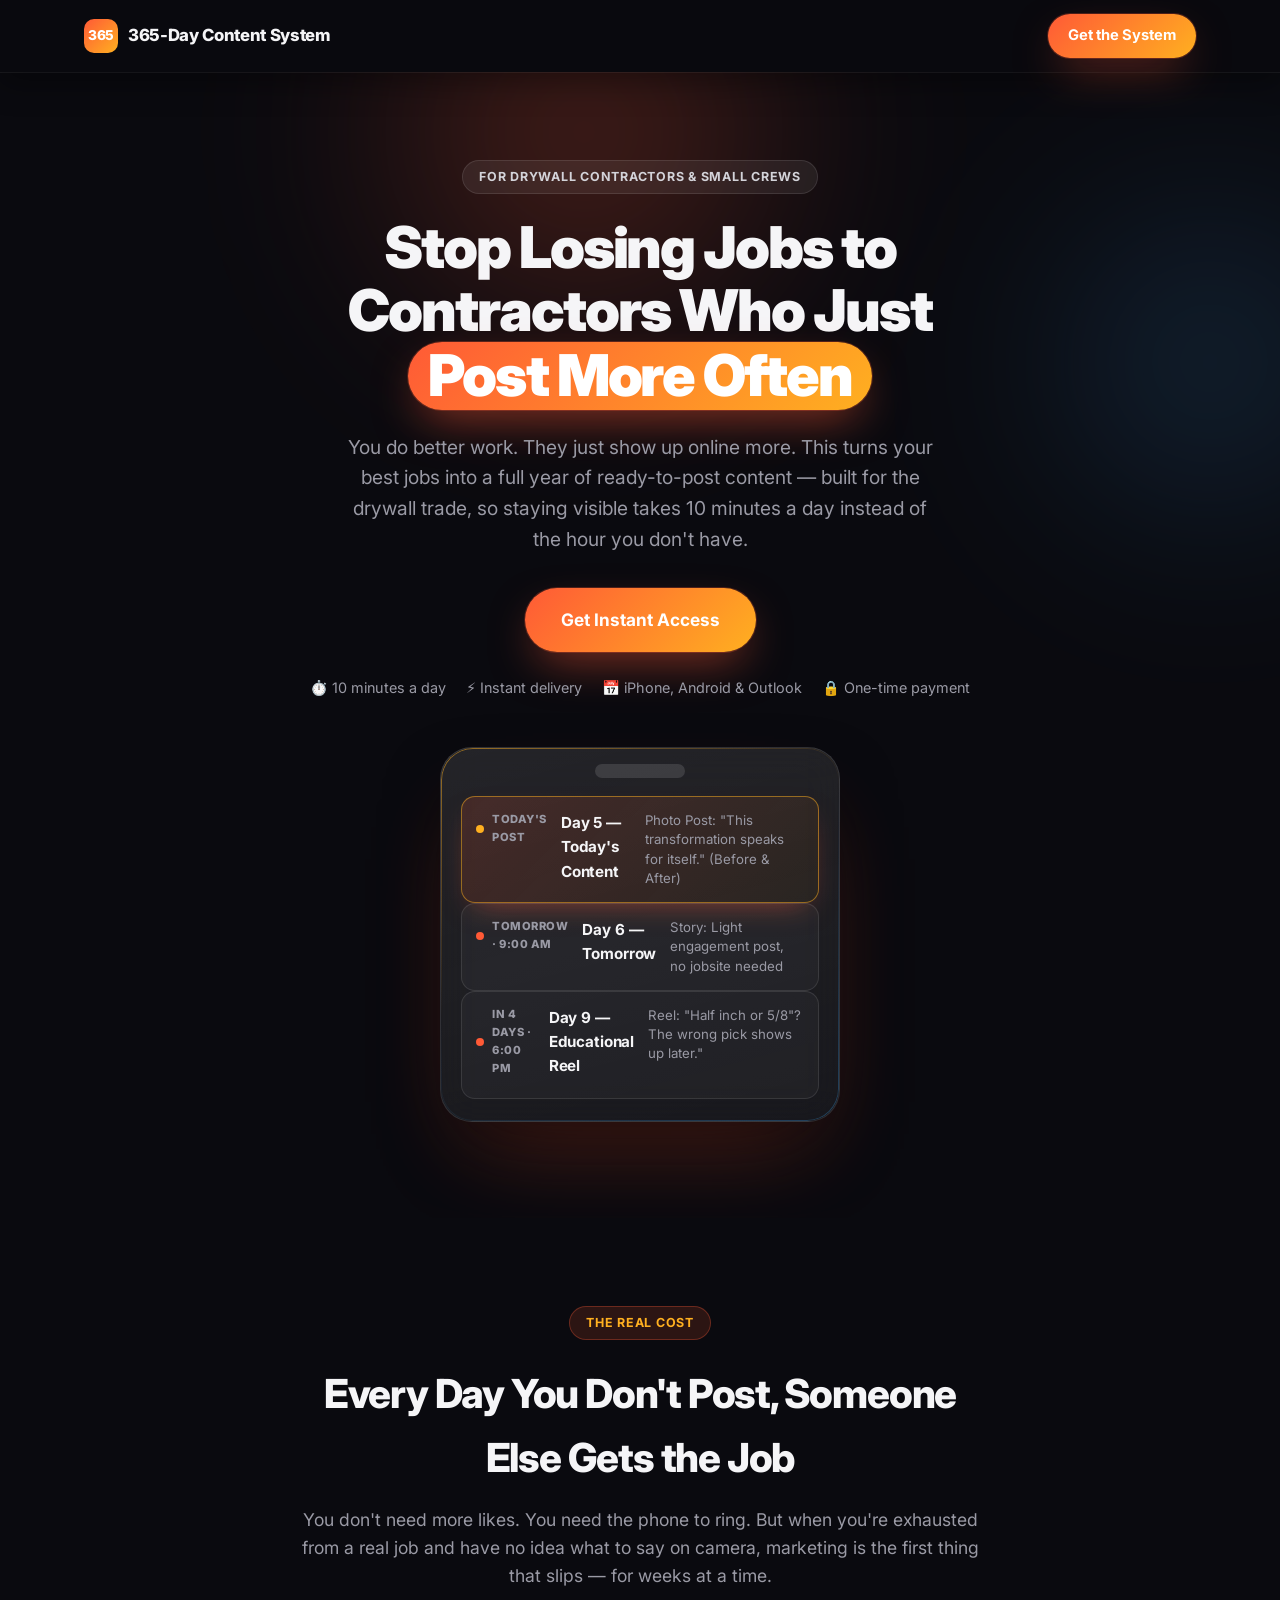
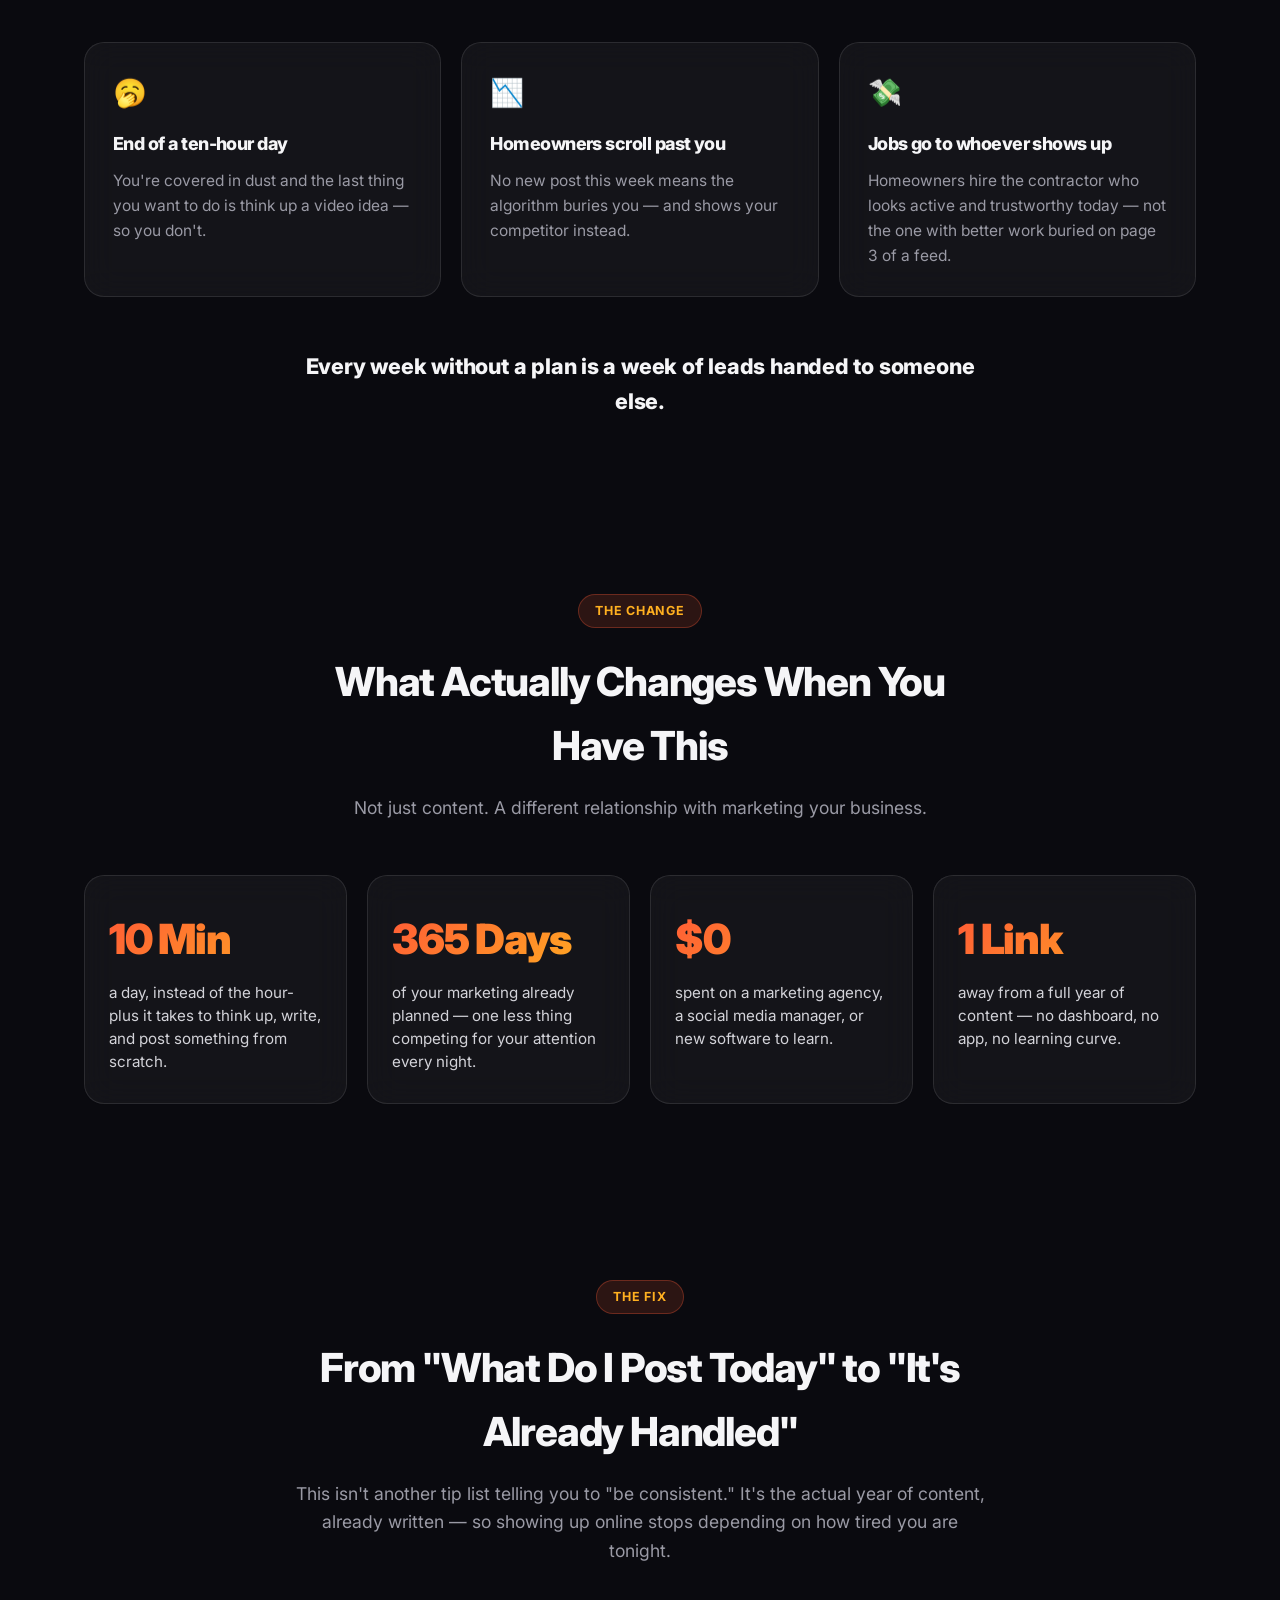
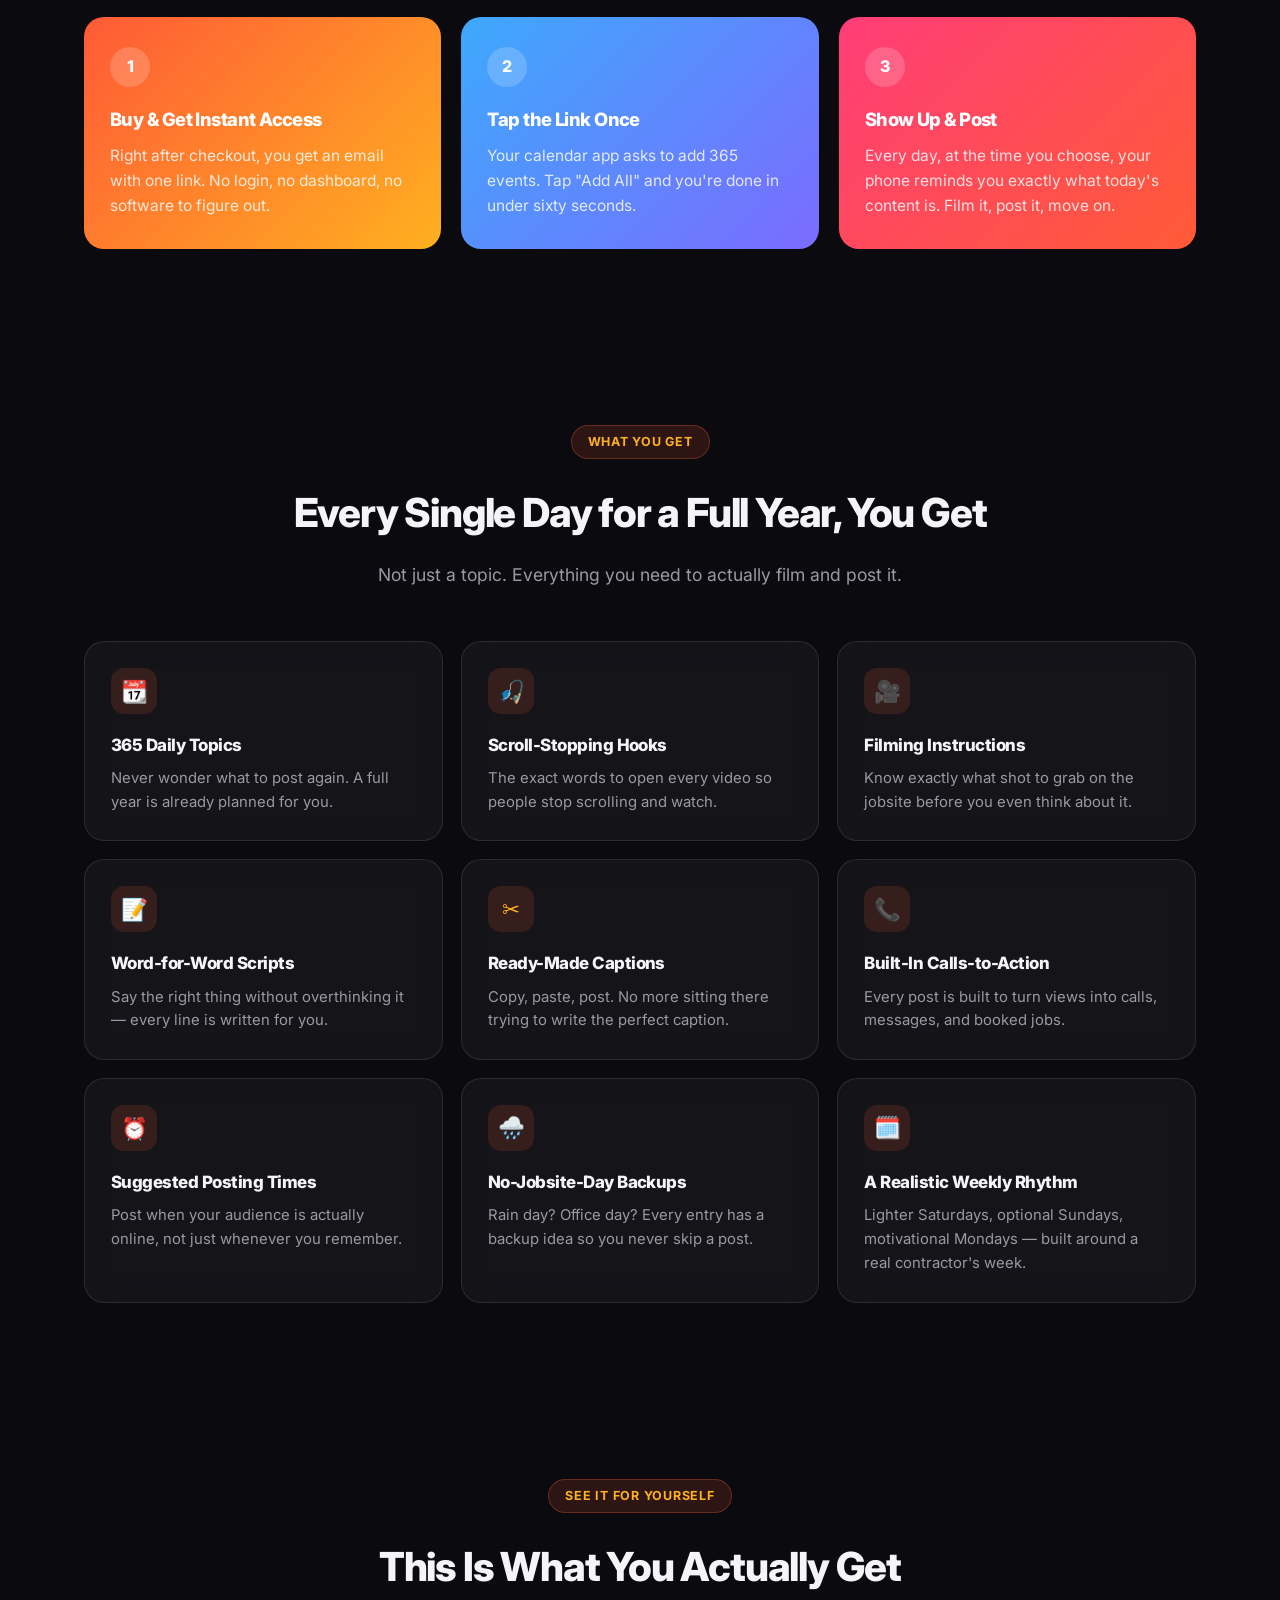
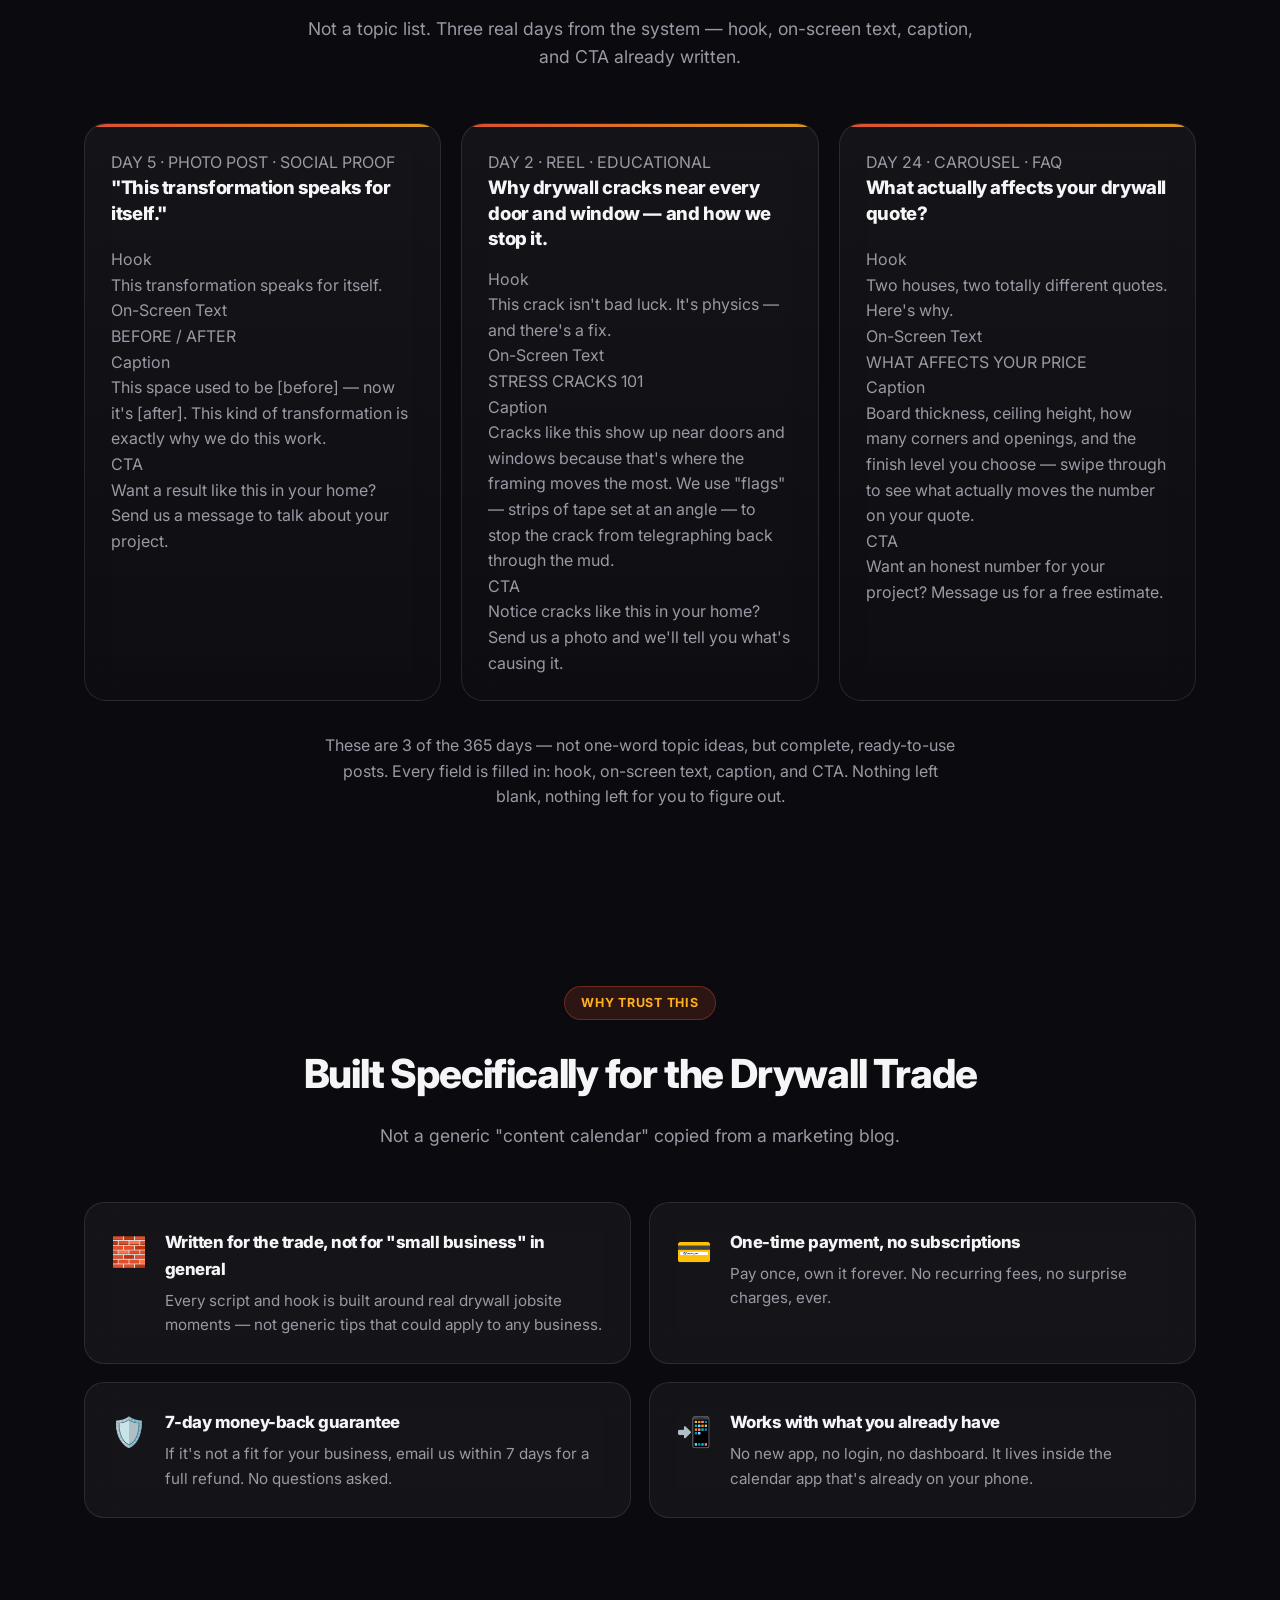
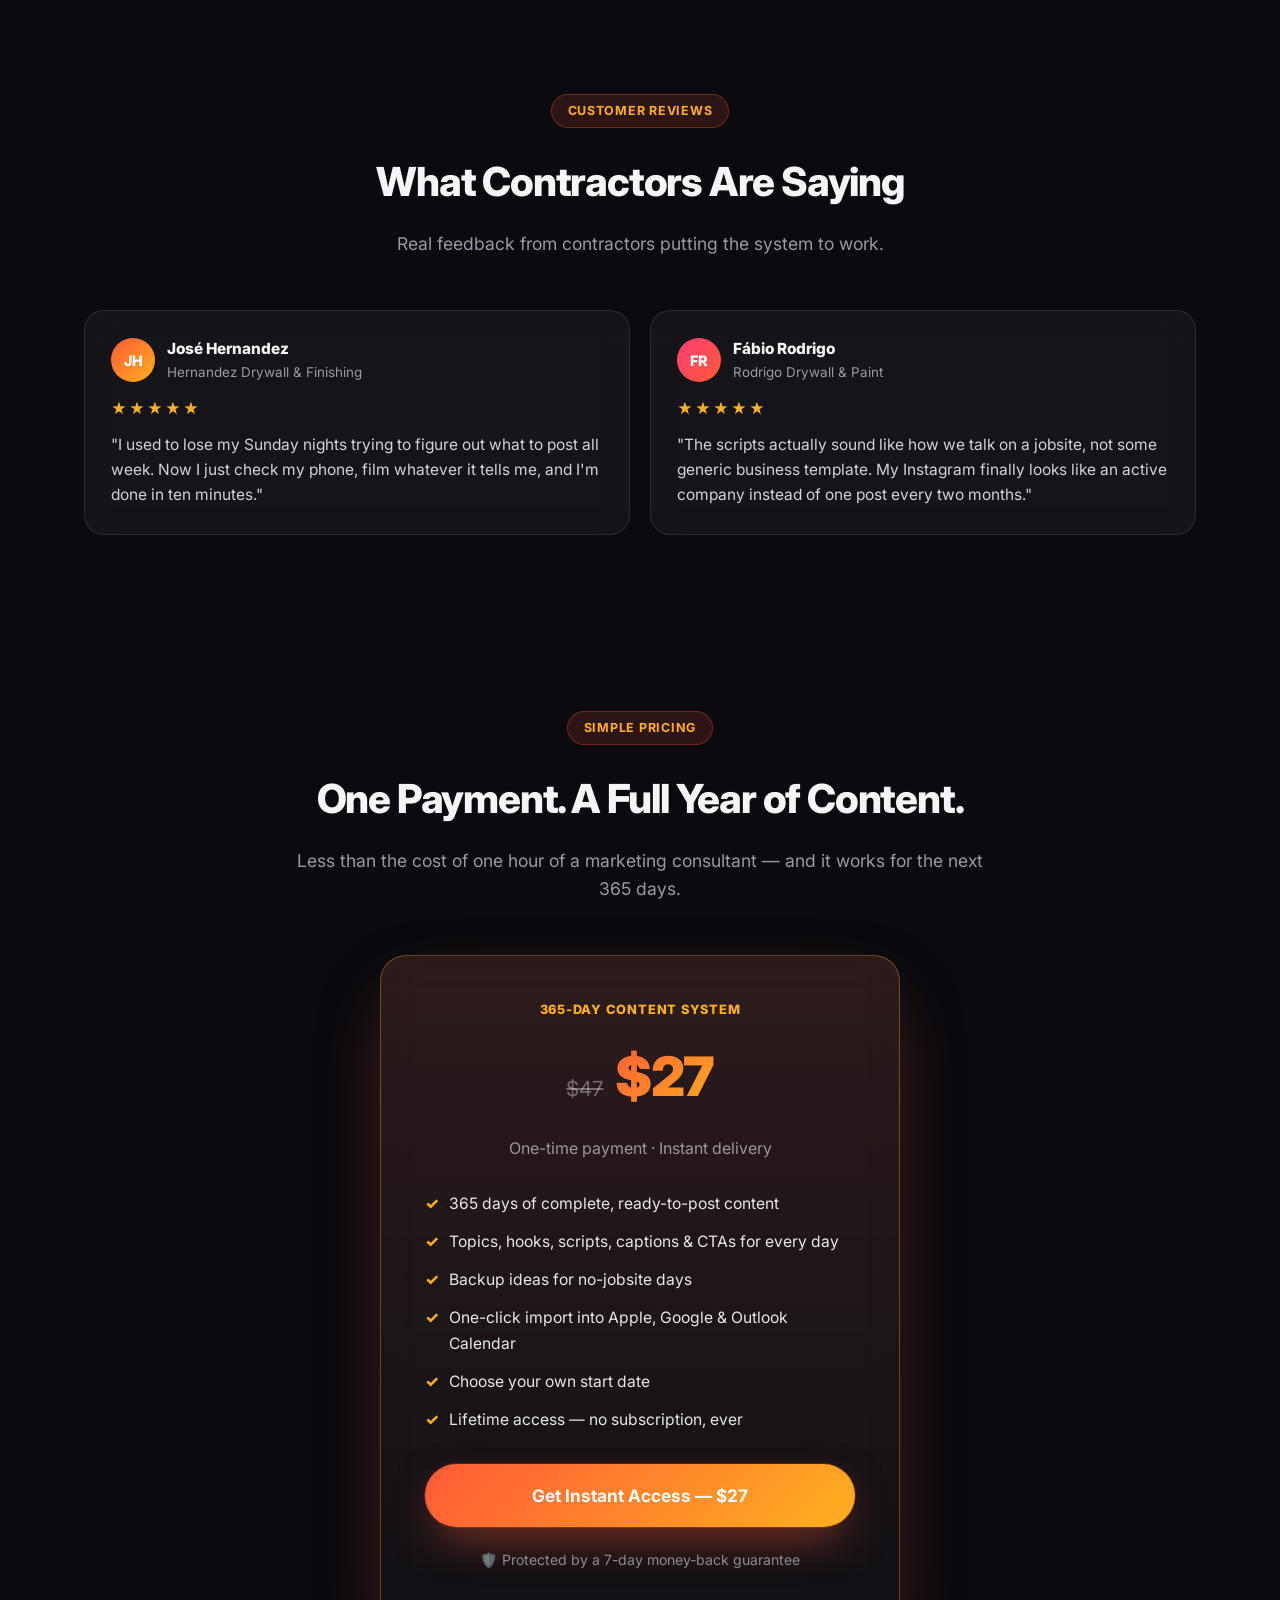
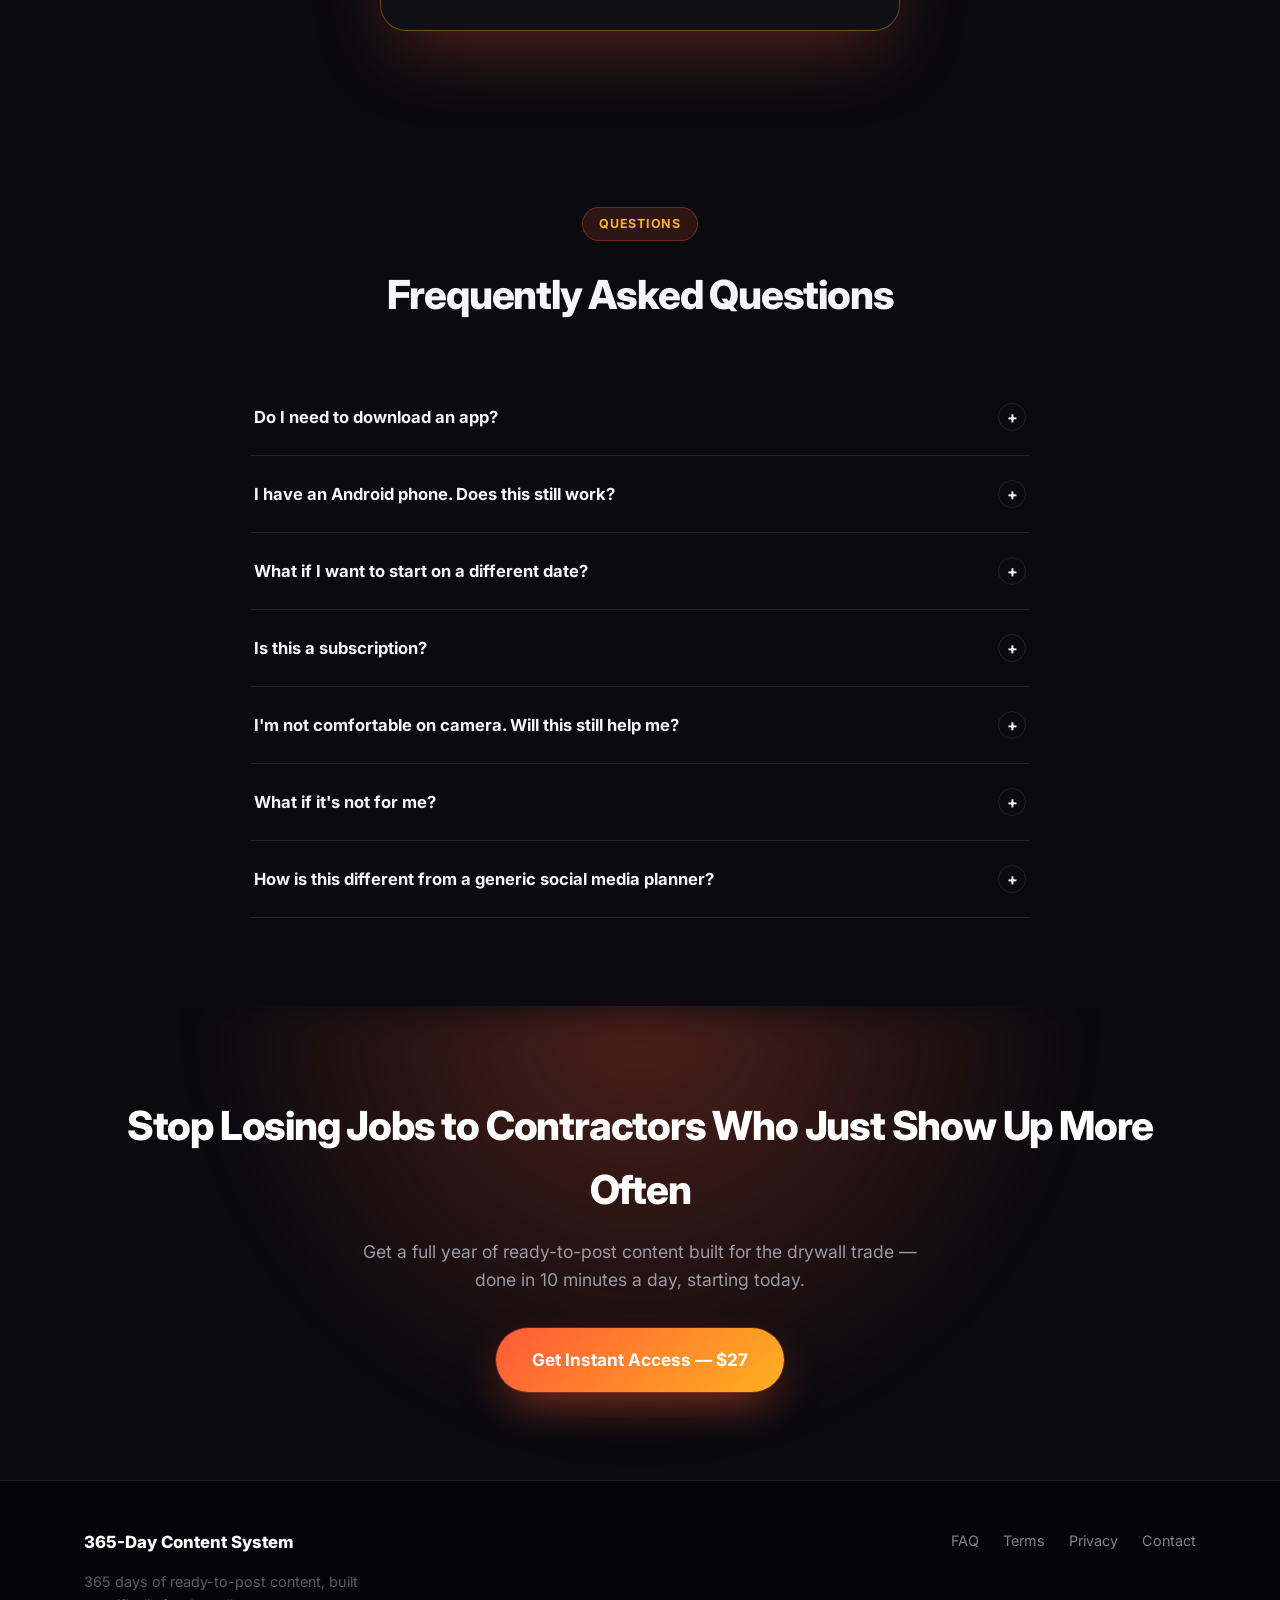
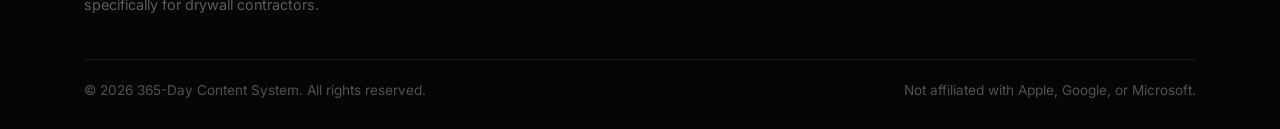
<file: drywall365-landing/index.html>
<!DOCTYPE html>
<html lang="en">
<head>
<meta charset="UTF-8">
<meta name="viewport" content="width=device-width, initial-scale=1, viewport-fit=cover">
<title>365-Day Content System for Drywall Contractors</title>
<meta name="description" content="A full year of done-for-you social media content for drywall contractors — daily topics, scripts, captions and CTAs delivered straight to your phone's calendar. No app to download. One-time payment.">
<meta name="keywords" content="drywall marketing, drywall social media content, content calendar for contractors, drywall contractor marketing ideas, social media for drywall business">
<meta name="author" content="365-Day Content System">
<meta name="robots" content="index, follow, max-snippet:-1, max-image-preview:large">
<link rel="canonical" href="https://www.drywall365.com/">

<!-- Open Graph / Facebook -->
<meta property="og:type" content="website">
<meta property="og:url" content="https://www.drywall365.com/">
<meta property="og:site_name" content="365-Day Content System">
<meta property="og:title" content="365-Day Content System for Drywall Contractors">
<meta property="og:description" content="A full year of done-for-you social media content for drywall contractors — daily topics, scripts, captions and CTAs delivered straight to your phone's calendar.">
<meta property="og:image" content="https://www.drywall365.com/images/og-image.png">
<meta property="og:image:width" content="1200">
<meta property="og:image:height" content="630">
<meta property="og:locale" content="en_US">

<!-- Twitter -->
<meta name="twitter:card" content="summary_large_image">
<meta name="twitter:title" content="365-Day Content System for Drywall Contractors">
<meta name="twitter:description" content="A full year of done-for-you social media content for drywall contractors — daily topics, scripts, captions and CTAs delivered straight to your phone's calendar.">
<meta name="twitter:image" content="https://www.drywall365.com/images/og-image.png">

<!-- Icons -->
<link rel="icon" type="image/png" sizes="32x32" href="/images/favicon-32x32.png">
<link rel="icon" type="image/png" sizes="16x16" href="/images/favicon-16x16.png">
<link rel="apple-touch-icon" sizes="180x180" href="/images/apple-touch-icon.png">
<link rel="manifest" href="/site.webmanifest">
<meta name="theme-color" content="#0f172a">

<!-- Fonts -->
<link rel="preconnect" href="https://fonts.googleapis.com">
<link rel="preconnect" href="https://fonts.gstatic.com" crossorigin>
<link href="https://fonts.googleapis.com/css2?family=Inter:wght@400;500;600;700;800;900&display=swap" rel="stylesheet">

<link rel="stylesheet" href="/css/styles.css">

<!-- Structured data: Organization -->
<script type="application/ld+json">
{
  "@context": "https://schema.org",
  "@type": "Organization",
  "name": "365-Day Content System",
  "url": "https://www.drywall365.com/",
  "logo": "https://www.drywall365.com/images/apple-touch-icon.png",
  "sameAs": []
}
</script>

<!-- Structured data: Product / Offer -->
<script type="application/ld+json">
{
  "@context": "https://schema.org",
  "@type": "Product",
  "name": "365-Day Content System for Drywall Contractors",
  "description": "A full year of done-for-you social media content for drywall contractors, delivered as a calendar file: daily topics, hooks, filming instructions, scripts, captions, CTAs and suggested posting times.",
  "brand": {
    "@type": "Brand",
    "name": "365-Day Content System"
  },
  "image": "https://www.drywall365.com/images/og-image.png",
  "offers": {
    "@type": "Offer",
    "url": "https://www.drywall365.com/#pricing",
    "priceCurrency": "USD",
    "price": "27.00",
    "availability": "https://schema.org/InStock",
    "priceValidUntil": "2027-12-31"
  }
}
</script>

<!-- Structured data: FAQPage -->
<script type="application/ld+json">
{
  "@context": "https://schema.org",
  "@type": "FAQPage",
  "mainEntity": [
    {
      "@type": "Question",
      "name": "Do I need to download an app?",
      "acceptedAnswer": {
        "@type": "Answer",
        "text": "No. Everything works inside the calendar app you already have — Apple Calendar, Google Calendar, or Outlook. There is no new app to download, no login, and no software to learn."
      }
    },
    {
      "@type": "Question",
      "name": "I have an Android phone. Does this still work?",
      "acceptedAnswer": {
        "@type": "Answer",
        "text": "Yes. The calendar file works with Google Calendar on Android and desktop, plus Apple Calendar and Outlook on iPhone, Mac, and PC."
      }
    },
    {
      "@type": "Question",
      "name": "Is this a subscription?",
      "acceptedAnswer": {
        "@type": "Answer",
        "text": "No. It's a single one-time payment. You own your copy of the calendar forever, with no recurring charges."
      }
    },
    {
      "@type": "Question",
      "name": "I'm not comfortable on camera. Will this still help me?",
      "acceptedAnswer": {
        "@type": "Answer",
        "text": "Yes. Many of the daily posts are written for voiceover, on-screen text, or simple before-and-after photos, so you don't need to be on camera to use most of the content."
      }
    },
    {
      "@type": "Question",
      "name": "What if it's not a fit for me?",
      "acceptedAnswer": {
        "@type": "Answer",
        "text": "You're covered by a 7-day money-back guarantee. Send an email and you'll get a full refund, no questions asked."
      }
    },
    {
      "@type": "Question",
      "name": "How is this different from a generic social media planner?",
      "acceptedAnswer": {
        "@type": "Answer",
        "text": "A generic planner gives you a blank template and tells you to be consistent. This gives you the actual topic, hook, script, caption, and call-to-action for all 365 days, built specifically around a drywall contractor's real week."
      }
    }
  ]
}
</script>
</head>
<body>

<header class="site-header">
  <div class="container">
    <a href="#top" class="logo">
      <span class="logo-mark">365</span>
      365-Day Content System
    </a>
    <a href="#pricing" class="btn btn-primary header-cta">Get the System</a>
  </div>
</header>

<main id="top">

  <!-- HERO -->
  <section class="hero">
    <div class="container">
      <div class="hero-copy">
        <span class="eyebrow">For Drywall Contractors &amp; Small Crews</span>
        <h1>Stop Losing Jobs to Contractors Who Just <span class="pill-highlight">Post More Often</span></h1>
        <p class="hero-sub">You do better work. They just show up online more. This turns your best jobs into a full year of ready-to-post content — built for the drywall trade, so staying visible takes 10 minutes a day instead of the hour you don't have.</p>
        <div class="hero-cta-row">
          <a href="#pricing" class="btn btn-primary btn-lg">Get Instant Access</a>
        </div>
        <div class="trust-line">
          <span>⏱️ 10 minutes a day</span>
          <span>⚡ Instant delivery</span>
          <span>📅 iPhone, Android &amp; Outlook</span>
          <span>🔒 One-time payment</span>
        </div>
      </div>
      <div class="hero-visual">
        <div class="phone-mock">
          <div class="phone-notch"></div>
          <div class="notif-card highlight">
            <div class="notif-app"><span class="notif-dot"></span>TODAY'S POST</div>
            <div class="notif-title">Day 5 — Today's Content</div>
            <div class="notif-body">Photo Post: "This transformation speaks for itself." (Before &amp; After)</div>
          </div>
          <div class="notif-card">
            <div class="notif-app"><span class="notif-dot"></span>TOMORROW · 9:00 AM</div>
            <div class="notif-title">Day 6 — Tomorrow</div>
            <div class="notif-body">Story: Light engagement post, no jobsite needed</div>
          </div>
          <div class="notif-card">
            <div class="notif-app"><span class="notif-dot"></span>IN 4 DAYS · 6:00 PM</div>
            <div class="notif-title">Day 9 — Educational Reel</div>
            <div class="notif-body">Reel: "Half inch or 5/8"? The wrong pick shows up later."</div>
          </div>
        </div>
      </div>
    </div>
  </section>

  <!-- PROBLEM -->
  <section id="problem">
    <div class="container">
      <div class="section-head">
        <span class="eyebrow">The Real Cost</span>
        <h2>Every Day You Don't Post, Someone Else Gets the Job</h2>
        <p>You don't need more likes. You need the phone to ring. But when you're exhausted from a real job and have no idea what to say on camera, marketing is the first thing that slips — for weeks at a time.</p>
      </div>
      <div class="problem-grid">
        <div class="problem-card">
          <div class="icon">🥱</div>
          <h3>End of a ten-hour day</h3>
          <p>You're covered in dust and the last thing you want to do is think up a video idea — so you don't.</p>
        </div>
        <div class="problem-card">
          <div class="icon">📉</div>
          <h3>Homeowners scroll past you</h3>
          <p>No new post this week means the algorithm buries you — and shows your competitor instead.</p>
        </div>
        <div class="problem-card">
          <div class="icon">💸</div>
          <h3>Jobs go to whoever shows up</h3>
          <p>Homeowners hire the contractor who looks active and trustworthy today — not the one with better work buried on page 3 of a feed.</p>
        </div>
      </div>
      <p class="pivot-line">Every week without a plan is a week of leads handed to someone else.</p>
    </div>
  </section>

  <!-- WHAT CHANGES / TIME SAVED -->
  <section id="benefits">
    <div class="container">
      <div class="section-head">
        <span class="eyebrow">The Change</span>
        <h2>What Actually Changes When You Have This</h2>
        <p>Not just content. A different relationship with marketing your business.</p>
      </div>
      <div class="stat-grid">
        <div class="stat-tile">
          <div class="stat-number">10 Min</div>
          <p>a day, instead of the hour-plus it takes to think up, write, and post something from scratch.</p>
        </div>
        <div class="stat-tile">
          <div class="stat-number">365 Days</div>
          <p>of your marketing already planned — one less thing competing for your attention every night.</p>
        </div>
        <div class="stat-tile">
          <div class="stat-number">$0</div>
          <p>spent on a marketing agency, a social media manager, or new software to learn.</p>
        </div>
        <div class="stat-tile">
          <div class="stat-number">1 Link</div>
          <p>away from a full year of content — no dashboard, no app, no learning curve.</p>
        </div>
      </div>
    </div>
  </section>

  <!-- SOLUTION / HOW IT WORKS -->
  <section id="how-it-works" class="section-alt">
    <div class="container">
      <div class="section-head">
        <span class="eyebrow">The Fix</span>
        <h2>From "What Do I Post Today" to "It's Already Handled"</h2>
        <p>This isn't another tip list telling you to "be consistent." It's the actual year of content, already written — so showing up online stops depending on how tired you are tonight.</p>
      </div>
      <div class="steps">
        <div class="step step-a">
          <div class="step-number">1</div>
          <h3>Buy &amp; Get Instant Access</h3>
          <p>Right after checkout, you get an email with one link. No login, no dashboard, no software to figure out.</p>
        </div>
        <div class="step step-b">
          <div class="step-number">2</div>
          <h3>Tap the Link Once</h3>
          <p>Your calendar app asks to add 365 events. Tap "Add All" and you're done in under sixty seconds.</p>
        </div>
        <div class="step step-c">
          <div class="step-number">3</div>
          <h3>Show Up &amp; Post</h3>
          <p>Every day, at the time you choose, your phone reminds you exactly what today's content is. Film it, post it, move on.</p>
        </div>
      </div>
    </div>
  </section>

  <!-- WHAT'S INCLUDED -->
  <section id="whats-inside">
    <div class="container">
      <div class="section-head">
        <span class="eyebrow">What You Get</span>
        <h2>Every Single Day for a Full Year, You Get</h2>
        <p>Not just a topic. Everything you need to actually film and post it.</p>
      </div>
      <div class="features-grid">
        <div class="feature-card">
          <div class="feature-icon">📆</div>
          <h3>365 Daily Topics</h3>
          <p>Never wonder what to post again. A full year is already planned for you.</p>
        </div>
        <div class="feature-card">
          <div class="feature-icon">🎣</div>
          <h3>Scroll-Stopping Hooks</h3>
          <p>The exact words to open every video so people stop scrolling and watch.</p>
        </div>
        <div class="feature-card">
          <div class="feature-icon">🎥</div>
          <h3>Filming Instructions</h3>
          <p>Know exactly what shot to grab on the jobsite before you even think about it.</p>
        </div>
        <div class="feature-card">
          <div class="feature-icon">📝</div>
          <h3>Word-for-Word Scripts</h3>
          <p>Say the right thing without overthinking it — every line is written for you.</p>
        </div>
        <div class="feature-card">
          <div class="feature-icon">✂️</div>
          <h3>Ready-Made Captions</h3>
          <p>Copy, paste, post. No more sitting there trying to write the perfect caption.</p>
        </div>
        <div class="feature-card">
          <div class="feature-icon">📞</div>
          <h3>Built-In Calls-to-Action</h3>
          <p>Every post is built to turn views into calls, messages, and booked jobs.</p>
        </div>
        <div class="feature-card">
          <div class="feature-icon">⏰</div>
          <h3>Suggested Posting Times</h3>
          <p>Post when your audience is actually online, not just whenever you remember.</p>
        </div>
        <div class="feature-card">
          <div class="feature-icon">🌧️</div>
          <h3>No-Jobsite-Day Backups</h3>
          <p>Rain day? Office day? Every entry has a backup idea so you never skip a post.</p>
        </div>
        <div class="feature-card">
          <div class="feature-icon">🗓️</div>
          <h3>A Realistic Weekly Rhythm</h3>
          <p>Lighter Saturdays, optional Sundays, motivational Mondays — built around a real contractor's week.</p>
        </div>
      </div>
    </div>
  </section>

  <!-- EXAMPLE DAY GALLERY -->
  <section id="example" class="section-alt">
    <div class="container">
      <div class="section-head">
        <span class="eyebrow">See It For Yourself</span>
        <h2>This Is What You Actually Get</h2>
        <p>Not a topic list. Three real days from the system — hook, on-screen text, caption, and CTA already written.</p>
      </div>
      <div class="gallery-grid">
        <div class="gallery-card">
          <span class="example-tag">DAY 5 · PHOTO POST · SOCIAL PROOF</span>
          <h4>"This transformation speaks for itself."</h4>
          <div class="example-field">
            <div class="label">Hook</div>
            <div class="value">This transformation speaks for itself.</div>
          </div>
          <div class="example-field">
            <div class="label">On-Screen Text</div>
            <div class="value">BEFORE / AFTER</div>
          </div>
          <div class="example-field">
            <div class="label">Caption</div>
            <div class="value">This space used to be [before] — now it's [after]. This kind of transformation is exactly why we do this work.</div>
          </div>
          <div class="example-field">
            <div class="label">CTA</div>
            <div class="value">Want a result like this in your home? Send us a message to talk about your project.</div>
          </div>
        </div>
        <div class="gallery-card">
          <span class="example-tag">DAY 2 · REEL · EDUCATIONAL</span>
          <h4>Why drywall cracks near every door and window — and how we stop it.</h4>
          <div class="example-field">
            <div class="label">Hook</div>
            <div class="value">This crack isn't bad luck. It's physics — and there's a fix.</div>
          </div>
          <div class="example-field">
            <div class="label">On-Screen Text</div>
            <div class="value">STRESS CRACKS 101</div>
          </div>
          <div class="example-field">
            <div class="label">Caption</div>
            <div class="value">Cracks like this show up near doors and windows because that's where the framing moves the most. We use "flags" — strips of tape set at an angle — to stop the crack from telegraphing back through the mud.</div>
          </div>
          <div class="example-field">
            <div class="label">CTA</div>
            <div class="value">Notice cracks like this in your home? Send us a photo and we'll tell you what's causing it.</div>
          </div>
        </div>
        <div class="gallery-card">
          <span class="example-tag">DAY 24 · CAROUSEL · FAQ</span>
          <h4>What actually affects your drywall quote?</h4>
          <div class="example-field">
            <div class="label">Hook</div>
            <div class="value">Two houses, two totally different quotes. Here's why.</div>
          </div>
          <div class="example-field">
            <div class="label">On-Screen Text</div>
            <div class="value">WHAT AFFECTS YOUR PRICE</div>
          </div>
          <div class="example-field">
            <div class="label">Caption</div>
            <div class="value">Board thickness, ceiling height, how many corners and openings, and the finish level you choose — swipe through to see what actually moves the number on your quote.</div>
          </div>
          <div class="example-field">
            <div class="label">CTA</div>
            <div class="value">Want an honest number for your project? Message us for a free estimate.</div>
          </div>
        </div>
      </div>
      <p class="gallery-note">These are 3 of the 365 days — not one-word topic ideas, but complete, ready-to-use posts. Every field is filled in: hook, on-screen text, caption, and CTA. Nothing left blank, nothing left for you to figure out.</p>
    </div>
  </section>

  <!-- TRUST / GUARANTEE -->
  <section id="trust">
    <div class="container">
      <div class="section-head">
        <span class="eyebrow">Why Trust This</span>
        <h2>Built Specifically for the Drywall Trade</h2>
        <p>Not a generic "content calendar" copied from a marketing blog.</p>
      </div>
      <div class="trust-grid">
        <div class="trust-card">
          <div class="icon">🧱</div>
          <div>
            <h3>Written for the trade, not for "small business" in general</h3>
            <p>Every script and hook is built around real drywall jobsite moments — not generic tips that could apply to any business.</p>
          </div>
        </div>
        <div class="trust-card">
          <div class="icon">💳</div>
          <div>
            <h3>One-time payment, no subscriptions</h3>
            <p>Pay once, own it forever. No recurring fees, no surprise charges, ever.</p>
          </div>
        </div>
        <div class="trust-card">
          <div class="icon">🛡️</div>
          <div>
            <h3>7-day money-back guarantee</h3>
            <p>If it's not a fit for your business, email us within 7 days for a full refund. No questions asked.</p>
          </div>
        </div>
        <div class="trust-card">
          <div class="icon">📲</div>
          <div>
            <h3>Works with what you already have</h3>
            <p>No new app, no login, no dashboard. It lives inside the calendar app that's already on your phone.</p>
          </div>
        </div>
      </div>

    </div>
  </section>

  <!--
    SOCIAL PROOF — DEMO CONTENT, NOT REAL.
    "José Hernandez" and "Fábio Rodrigo" are fictional placeholders requested
    for a visual preview only. Before this page goes live to real visitors,
    replace both the names and quotes below with genuine reviews from actual
    customers. Publishing invented testimonials as if they were real people
    is misleading to buyers and against Google/ad-platform policies — swap
    this out before launch.
  -->
  <section id="reviews" class="section-alt">
    <div class="container">
      <div class="section-head">
        <span class="eyebrow">Customer Reviews</span>
        <h2>What Contractors Are Saying</h2>
        <p>Real feedback from contractors putting the system to work.</p>
      </div>
      <div class="testimonial-grid">
        <div class="testimonial-card">
          <div class="testimonial-head">
            <div class="avatar avatar-a">JH</div>
            <div>
              <div class="name">José Hernandez</div>
              <div class="role">Hernandez Drywall &amp; Finishing</div>
            </div>
          </div>
          <div class="stars">★★★★★</div>
          <p class="quote">"I used to lose my Sunday nights trying to figure out what to post all week. Now I just check my phone, film whatever it tells me, and I'm done in ten minutes."</p>
        </div>
        <div class="testimonial-card">
          <div class="testimonial-head">
            <div class="avatar avatar-b">FR</div>
            <div>
              <div class="name">Fábio Rodrigo</div>
              <div class="role">Rodrigo Drywall &amp; Paint</div>
            </div>
          </div>
          <div class="stars">★★★★★</div>
          <p class="quote">"The scripts actually sound like how we talk on a jobsite, not some generic business template. My Instagram finally looks like an active company instead of one post every two months."</p>
        </div>
      </div>
    </div>
  </section>

  <!-- PRICING -->
  <section id="pricing" class="section-alt">
    <div class="container">
      <div class="section-head">
        <span class="eyebrow">Simple Pricing</span>
        <h2>One Payment. A Full Year of Content.</h2>
        <p>Less than the cost of one hour of a marketing consultant — and it works for the next 365 days.</p>
      </div>
      <div class="pricing-card">
        <div class="pricing-label">365-Day Content System</div>
        <div class="price-row">
          <span class="price-was">$47</span>
          <span class="price-amount">$27</span>
        </div>
        <p class="price-note">One-time payment · Instant delivery</p>
        <ul class="pricing-list">
          <li><span class="check">✓</span> 365 days of complete, ready-to-post content</li>
          <li><span class="check">✓</span> Topics, hooks, scripts, captions &amp; CTAs for every day</li>
          <li><span class="check">✓</span> Backup ideas for no-jobsite days</li>
          <li><span class="check">✓</span> One-click import into Apple, Google &amp; Outlook Calendar</li>
          <li><span class="check">✓</span> Choose your own start date</li>
          <li><span class="check">✓</span> Lifetime access — no subscription, ever</li>
        </ul>
        <a href="#" id="checkout-link" class="btn btn-primary btn-lg btn-block" data-checkout-url="REPLACE_WITH_LEMON_SQUEEZY_CHECKOUT_URL">Get Instant Access — $27</a>
        <p class="guarantee-note">🛡️ Protected by a 7-day money-back guarantee</p>
      </div>
    </div>
  </section>

  <!-- FAQ -->
  <section id="faq">
    <div class="container">
      <div class="section-head">
        <span class="eyebrow">Questions</span>
        <h2>Frequently Asked Questions</h2>
      </div>
      <div class="faq-list">

        <div class="faq-item">
          <button class="faq-question" aria-expanded="false">
            Do I need to download an app?
            <span class="plus">+</span>
          </button>
          <div class="faq-answer">
            <p>No. Everything works inside the calendar app you already have — Apple Calendar, Google Calendar, or Outlook. There is no new app to download, no login, and no software to learn.</p>
          </div>
        </div>

        <div class="faq-item">
          <button class="faq-question" aria-expanded="false">
            I have an Android phone. Does this still work?
            <span class="plus">+</span>
          </button>
          <div class="faq-answer">
            <p>Yes. The calendar file works with Google Calendar on Android and desktop, plus Apple Calendar and Outlook on iPhone, Mac, and PC.</p>
          </div>
        </div>

        <div class="faq-item">
          <button class="faq-question" aria-expanded="false">
            What if I want to start on a different date?
            <span class="plus">+</span>
          </button>
          <div class="faq-answer">
            <p>You choose your own start date, and every reminder time is fully adjustable inside your calendar app once it's imported.</p>
          </div>
        </div>

        <div class="faq-item">
          <button class="faq-question" aria-expanded="false">
            Is this a subscription?
            <span class="plus">+</span>
          </button>
          <div class="faq-answer">
            <p>No. It's a single one-time payment. You own your copy of the calendar forever — no recurring charges.</p>
          </div>
        </div>

        <div class="faq-item">
          <button class="faq-question" aria-expanded="false">
            I'm not comfortable on camera. Will this still help me?
            <span class="plus">+</span>
          </button>
          <div class="faq-answer">
            <p>Yes. Many of the daily posts are written for voiceover, on-screen text, or simple before-and-after photos, so you don't need to be on camera to use most of the content.</p>
          </div>
        </div>

        <div class="faq-item">
          <button class="faq-question" aria-expanded="false">
            What if it's not for me?
            <span class="plus">+</span>
          </button>
          <div class="faq-answer">
            <p>You're covered by a 7-day money-back guarantee. Send an email and we'll refund you — no hassle.</p>
          </div>
        </div>

        <div class="faq-item">
          <button class="faq-question" aria-expanded="false">
            How is this different from a generic social media planner?
            <span class="plus">+</span>
          </button>
          <div class="faq-answer">
            <p>A generic planner gives you a blank template and tells you to "be consistent." This gives you the actual topic, hook, script, caption, and call-to-action for all 365 days — built specifically around a drywall contractor's real week.</p>
          </div>
        </div>

      </div>
    </div>
  </section>

  <!-- FINAL CTA -->
  <section class="final-cta">
    <div class="container">
      <h2>Stop Losing Jobs to Contractors Who Just Show Up More Often</h2>
      <p>Get a full year of ready-to-post content built for the drywall trade — done in 10 minutes a day, starting today.</p>
      <a href="#pricing" class="btn btn-primary btn-lg">Get Instant Access — $27</a>
    </div>
  </section>

</main>

<footer class="site-footer">
  <div class="container">
    <div class="footer-top">
      <div>
        <div class="footer-brand">365-Day Content System</div>
        <p class="footer-tagline">365 days of ready-to-post content, built specifically for drywall contractors.</p>
      </div>
      <nav class="footer-links" aria-label="Footer">
        <a href="/#faq">FAQ</a>
        <a href="/terms.html">Terms</a>
        <a href="/privacy.html">Privacy</a>
        <a href="mailto:floresfilm.ca@gmail.com">Contact</a>
      </nav>
    </div>
    <div class="footer-bottom">
      <span>&copy; <span id="year"></span> 365-Day Content System. All rights reserved.</span>
      <span>Not affiliated with Apple, Google, or Microsoft.</span>
    </div>
  </div>
</footer>

<script src="/js/main.js"></script>
</body>
</html>
</file>
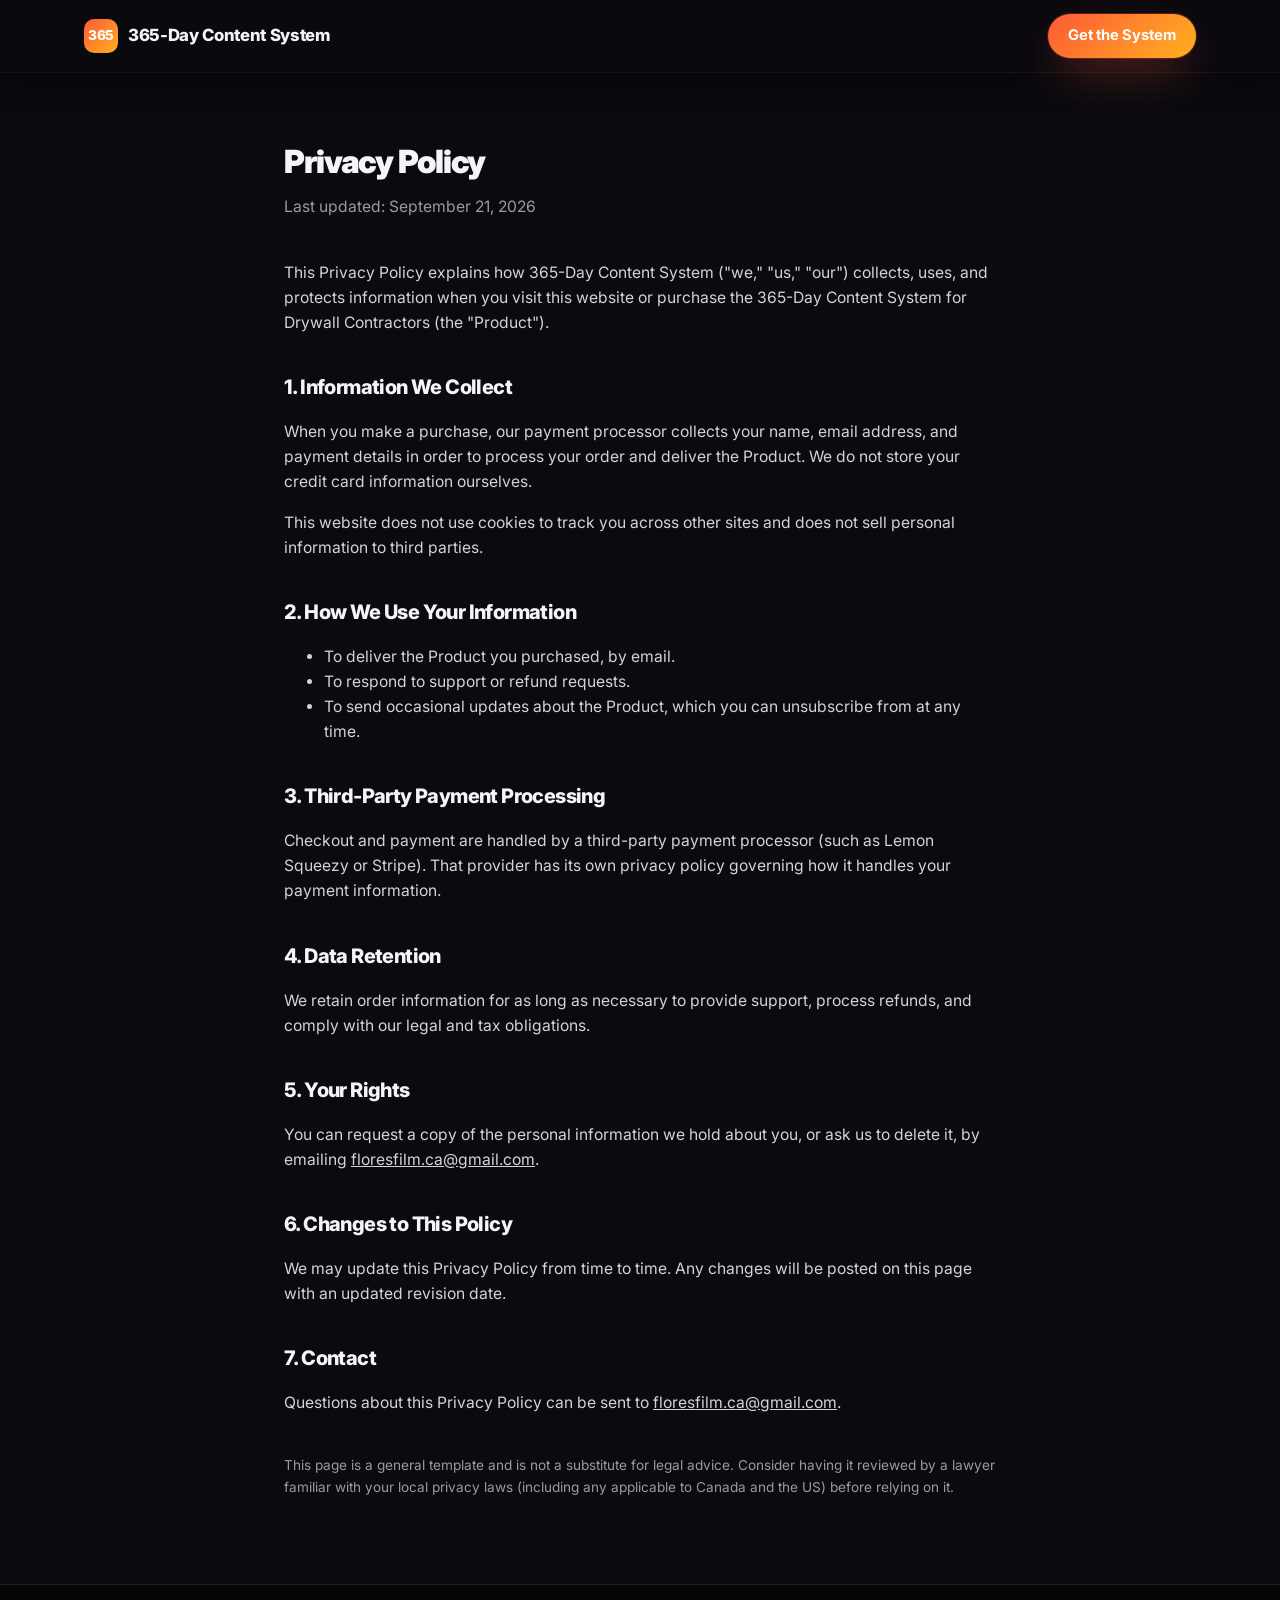
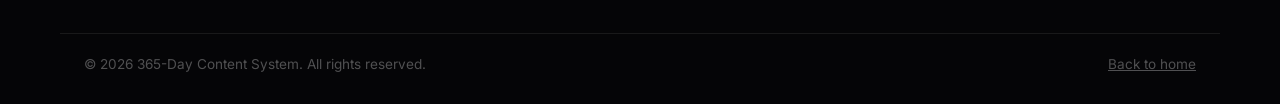
<file: privacy.html>
<!DOCTYPE html>
<html lang="en">
<head>
<meta charset="UTF-8">
<meta name="viewport" content="width=device-width, initial-scale=1">
<title>Privacy Policy | 365-Day Content System</title>
<meta name="description" content="Privacy Policy for the 365-Day Content System for Drywall Contractors.">
<meta name="robots" content="index, follow">
<link rel="canonical" href="https://www.drywall365.com/privacy.html">
<link rel="icon" type="image/png" sizes="32x32" href="/images/favicon-32x32.png">
<link href="https://fonts.googleapis.com/css2?family=Inter:wght@400;500;600;700;800&display=swap" rel="stylesheet">
<link rel="stylesheet" href="/css/styles.css">
<style>
  .legal { max-width: 760px; margin: 0 auto; padding: 72px 24px; }
  .legal h1 { font-size: 2rem; margin-bottom: 8px; }
  .legal .updated { color: var(--color-gray-500); margin-bottom: 40px; }
  .legal h2 { font-size: 1.25rem; margin-top: 36px; }
  .legal p, .legal li { color: var(--color-gray-700); font-size: 0.98rem; }
</style>
</head>
<body>
  <header class="site-header">
    <div class="container">
      <a href="/" class="logo">
        <span class="logo-mark">365</span>
        365-Day Content System
      </a>
      <a href="/#pricing" class="btn btn-primary header-cta">Get the System</a>
    </div>
  </header>

  <main class="legal">
    <h1>Privacy Policy</h1>
    <p class="updated">Last updated: September 21, 2026</p>

    <p>This Privacy Policy explains how 365-Day Content System ("we," "us," "our") collects, uses, and protects information when you visit this website or purchase the 365-Day Content System for Drywall Contractors (the "Product").</p>

    <h2>1. Information We Collect</h2>
    <p>When you make a purchase, our payment processor collects your name, email address, and payment details in order to process your order and deliver the Product. We do not store your credit card information ourselves.</p>
    <p>This website does not use cookies to track you across other sites and does not sell personal information to third parties.</p>

    <h2>2. How We Use Your Information</h2>
    <ul>
      <li>To deliver the Product you purchased, by email.</li>
      <li>To respond to support or refund requests.</li>
      <li>To send occasional updates about the Product, which you can unsubscribe from at any time.</li>
    </ul>

    <h2>3. Third-Party Payment Processing</h2>
    <p>Checkout and payment are handled by a third-party payment processor (such as Lemon Squeezy or Stripe). That provider has its own privacy policy governing how it handles your payment information.</p>

    <h2>4. Data Retention</h2>
    <p>We retain order information for as long as necessary to provide support, process refunds, and comply with our legal and tax obligations.</p>

    <h2>5. Your Rights</h2>
    <p>You can request a copy of the personal information we hold about you, or ask us to delete it, by emailing <a href="mailto:floresfilm.ca@gmail.com">floresfilm.ca@gmail.com</a>.</p>

    <h2>6. Changes to This Policy</h2>
    <p>We may update this Privacy Policy from time to time. Any changes will be posted on this page with an updated revision date.</p>

    <h2>7. Contact</h2>
    <p>Questions about this Privacy Policy can be sent to <a href="mailto:floresfilm.ca@gmail.com">floresfilm.ca@gmail.com</a>.</p>

    <p style="margin-top:40px; font-size:0.85rem; color:var(--color-gray-500);">This page is a general template and is not a substitute for legal advice. Consider having it reviewed by a lawyer familiar with your local privacy laws (including any applicable to Canada and the US) before relying on it.</p>
  </main>

  <footer class="site-footer">
    <div class="container footer-bottom">
      <span>&copy; 2026 365-Day Content System. All rights reserved.</span>
      <a href="/">Back to home</a>
    </div>
  </footer>
</body>
</html>
</file>
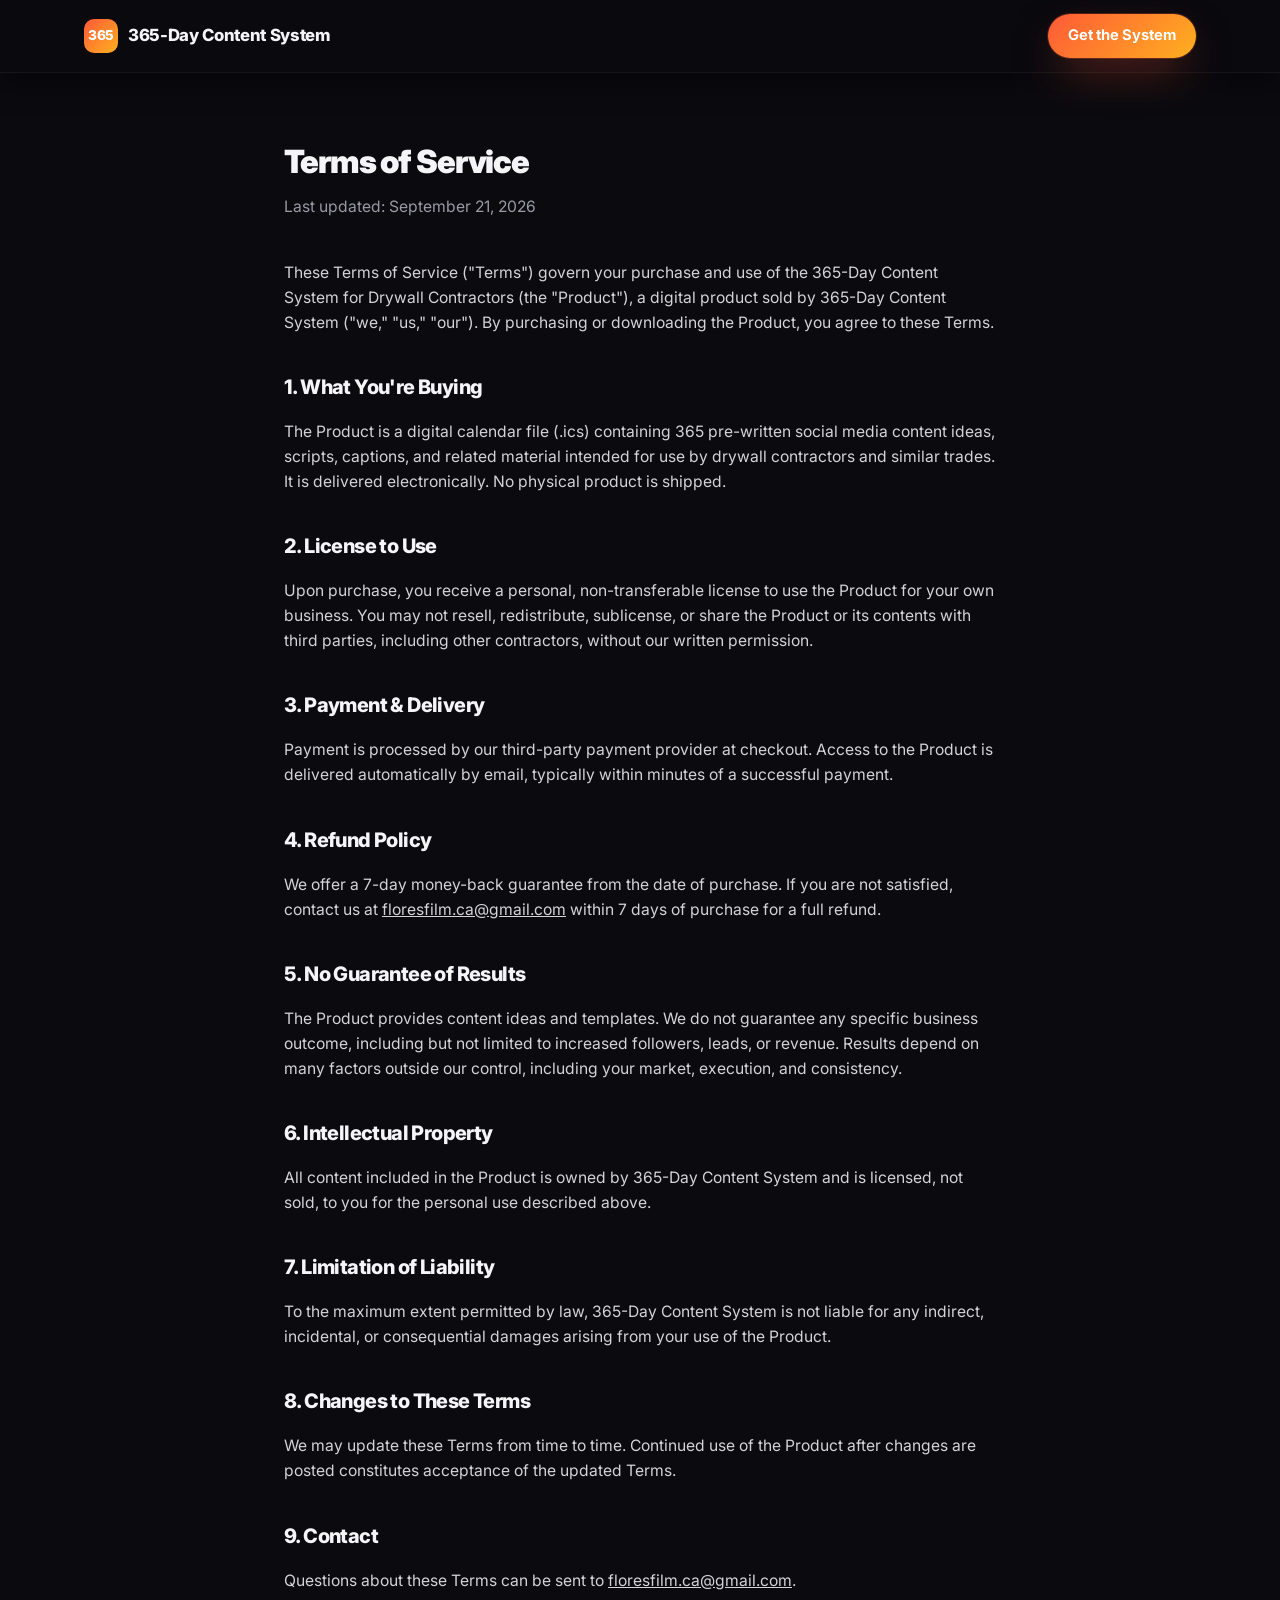
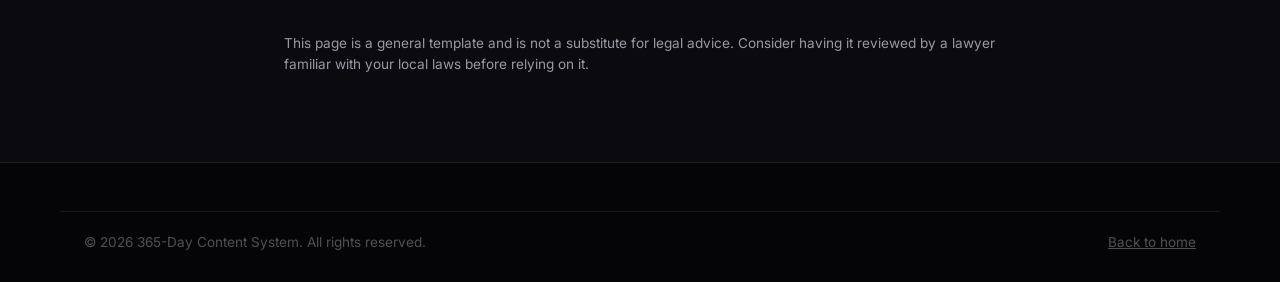
<file: terms.html>
<!DOCTYPE html>
<html lang="en">
<head>
<meta charset="UTF-8">
<meta name="viewport" content="width=device-width, initial-scale=1">
<title>Terms of Service | 365-Day Content System</title>
<meta name="description" content="Terms of Service for the 365-Day Content System for Drywall Contractors.">
<meta name="robots" content="index, follow">
<link rel="canonical" href="https://www.drywall365.com/terms.html">
<link rel="icon" type="image/png" sizes="32x32" href="/images/favicon-32x32.png">
<link href="https://fonts.googleapis.com/css2?family=Inter:wght@400;500;600;700;800&display=swap" rel="stylesheet">
<link rel="stylesheet" href="/css/styles.css">
<style>
  .legal { max-width: 760px; margin: 0 auto; padding: 72px 24px; }
  .legal h1 { font-size: 2rem; margin-bottom: 8px; }
  .legal .updated { color: var(--color-gray-500); margin-bottom: 40px; }
  .legal h2 { font-size: 1.25rem; margin-top: 36px; }
  .legal p, .legal li { color: var(--color-gray-700); font-size: 0.98rem; }
</style>
</head>
<body>
  <header class="site-header">
    <div class="container">
      <a href="/" class="logo">
        <span class="logo-mark">365</span>
        365-Day Content System
      </a>
      <a href="/#pricing" class="btn btn-primary header-cta">Get the System</a>
    </div>
  </header>

  <main class="legal">
    <h1>Terms of Service</h1>
    <p class="updated">Last updated: September 21, 2026</p>

    <p>These Terms of Service ("Terms") govern your purchase and use of the 365-Day Content System for Drywall Contractors (the "Product"), a digital product sold by 365-Day Content System ("we," "us," "our"). By purchasing or downloading the Product, you agree to these Terms.</p>

    <h2>1. What You're Buying</h2>
    <p>The Product is a digital calendar file (.ics) containing 365 pre-written social media content ideas, scripts, captions, and related material intended for use by drywall contractors and similar trades. It is delivered electronically. No physical product is shipped.</p>

    <h2>2. License to Use</h2>
    <p>Upon purchase, you receive a personal, non-transferable license to use the Product for your own business. You may not resell, redistribute, sublicense, or share the Product or its contents with third parties, including other contractors, without our written permission.</p>

    <h2>3. Payment &amp; Delivery</h2>
    <p>Payment is processed by our third-party payment provider at checkout. Access to the Product is delivered automatically by email, typically within minutes of a successful payment.</p>

    <h2>4. Refund Policy</h2>
    <p>We offer a 7-day money-back guarantee from the date of purchase. If you are not satisfied, contact us at <a href="mailto:floresfilm.ca@gmail.com">floresfilm.ca@gmail.com</a> within 7 days of purchase for a full refund.</p>

    <h2>5. No Guarantee of Results</h2>
    <p>The Product provides content ideas and templates. We do not guarantee any specific business outcome, including but not limited to increased followers, leads, or revenue. Results depend on many factors outside our control, including your market, execution, and consistency.</p>

    <h2>6. Intellectual Property</h2>
    <p>All content included in the Product is owned by 365-Day Content System and is licensed, not sold, to you for the personal use described above.</p>

    <h2>7. Limitation of Liability</h2>
    <p>To the maximum extent permitted by law, 365-Day Content System is not liable for any indirect, incidental, or consequential damages arising from your use of the Product.</p>

    <h2>8. Changes to These Terms</h2>
    <p>We may update these Terms from time to time. Continued use of the Product after changes are posted constitutes acceptance of the updated Terms.</p>

    <h2>9. Contact</h2>
    <p>Questions about these Terms can be sent to <a href="mailto:floresfilm.ca@gmail.com">floresfilm.ca@gmail.com</a>.</p>

    <p style="margin-top:40px; font-size:0.85rem; color:var(--color-gray-500);">This page is a general template and is not a substitute for legal advice. Consider having it reviewed by a lawyer familiar with your local laws before relying on it.</p>
  </main>

  <footer class="site-footer">
    <div class="container footer-bottom">
      <span>&copy; 2026 365-Day Content System. All rights reserved.</span>
      <a href="/">Back to home</a>
    </div>
  </footer>
</body>
</html>
</file>
<file: css/styles.css>
/* =========================================================
   Drywall365 — Landing Page Stylesheet (v3)
   Bold, dark, high-energy visual system: near-black canvas,
   glowing orange-to-amber gradient as the single hero accent,
   glass/blur cards with hairline borders, big tight-tracking
   type, and gradient-filled "bento" tiles for feature blocks.
   ========================================================= */

:root {
  /* ---- Core surfaces & text ---- */
  --color-canvas: #0a0a0f;          /* page background — near black */
  --color-white: #ffffff;
  --color-offwhite: #0a0a0f;        /* alias kept for shared pages */
  --color-text: #f5f5f7;            /* headings */
  --color-navy: #050507;            /* deepest surface — footer */
  --color-navy-light: #101014;
  --color-gray-100: rgba(255, 255, 255, 0.06);  /* icon/avatar bg */
  --color-gray-300: rgba(255, 255, 255, 0.10);  /* hairline border */
  --color-gray-500: #9a9aa5;        /* secondary text */
  --color-gray-700: #d3d3d9;        /* body text on dark cards */

  /* ---- Glass card surface ---- */
  --glass-bg: rgba(255, 255, 255, 0.045);
  --glass-bg-strong: rgba(255, 255, 255, 0.07);

  /* ---- Single hero accent: orange → amber gradient ---- */
  --color-orange: #ff5a36;
  --color-orange-dark: #e6431f;
  --color-amber: #ffb020;
  --accent-gradient: linear-gradient(135deg, #ff5a36 0%, #ffb020 100%);
  --color-primary-tint: rgba(255, 90, 54, 0.14);

  /* ---- Secondary accents for variety (steps, tags) ---- */
  --color-sky: #3da9fc;
  --color-coral: #ff3d78;
  --gradient-sky: linear-gradient(135deg, #3da9fc 0%, #7b6bff 100%);
  --gradient-coral: linear-gradient(135deg, #ff3d78 0%, #ff5a36 100%);
  --color-marigold: #ffb020;

  --font-body: 'Inter', ui-sans-serif, system-ui, -apple-system, BlinkMacSystemFont, "Segoe UI", sans-serif;
  --max-width: 1160px;
  --radius: 20px;
  --radius-sm: 14px;
  --radius-btn: 999px;

  --glow: 0 0 0 1px rgba(255, 90, 54, 0.25), 0 18px 46px -12px rgba(255, 90, 54, 0.55);
  --elevation-nav: 0px 1px 0px rgba(255, 255, 255, 0.06), 0px 12px 30px rgba(0, 0, 0, 0.35);
  --elevation-mockup: 0 30px 70px -20px rgba(0, 0, 0, 0.65);
}

* {
  box-sizing: border-box;
}

html {
  scroll-behavior: smooth;
}

body {
  margin: 0;
  font-family: var(--font-body);
  color: var(--color-gray-500);
  background: var(--color-canvas);
  line-height: 1.6;
  -webkit-font-smoothing: antialiased;
}

img, svg {
  max-width: 100%;
  display: block;
}

a {
  color: inherit;
}

.container {
  max-width: var(--max-width);
  margin: 0 auto;
  padding: 0 24px;
}

.visually-hidden {
  position: absolute;
  width: 1px;
  height: 1px;
  overflow: hidden;
  clip: rect(0 0 0 0);
  white-space: nowrap;
}

h1, h2, h3, h4 {
  color: var(--color-text);
  font-weight: 800;
  letter-spacing: -0.03em;
}

/* ---------- Buttons ---------- */
.btn {
  display: inline-flex;
  align-items: center;
  justify-content: center;
  gap: 8px;
  padding: 16px 32px;
  border-radius: var(--radius-btn);
  font-weight: 700;
  font-size: 1rem;
  text-decoration: none;
  border: none;
  cursor: pointer;
  white-space: nowrap;
  transition: transform 0.18s ease, box-shadow 0.18s ease, opacity 0.18s ease;
}

.btn-primary {
  background: var(--accent-gradient);
  color: var(--color-white);
  box-shadow: var(--glow);
}

.btn-primary:hover {
  transform: translateY(-2px);
  box-shadow: 0 0 0 1px rgba(255, 90, 54, 0.35), 0 22px 54px -10px rgba(255, 90, 54, 0.65);
}

.btn-block {
  width: 100%;
}

.btn-lg {
  padding: 18px 36px;
  font-size: 1.08rem;
}

/* ---------- Header ---------- */
.site-header {
  position: sticky;
  top: 0;
  z-index: 50;
  background: rgba(10, 10, 15, 0.75);
  backdrop-filter: blur(14px);
  box-shadow: var(--elevation-nav);
  padding: 14px 0;
}

.site-header .container {
  display: flex;
  align-items: center;
  justify-content: space-between;
  gap: 16px;
}

.logo {
  display: flex;
  align-items: center;
  gap: 10px;
  color: var(--color-text);
  text-decoration: none;
  font-weight: 800;
  font-size: 1.05rem;
  letter-spacing: -0.02em;
  white-space: nowrap;
}

.logo .logo-mark {
  width: 34px;
  height: 34px;
  border-radius: 10px;
  background: var(--accent-gradient);
  display: flex;
  align-items: center;
  justify-content: center;
  color: var(--color-white);
  font-weight: 800;
  font-size: 0.85rem;
}

.header-cta {
  padding: 10px 20px;
  font-size: 0.92rem;
}

/* ---------- Hero ---------- */
.hero {
  position: relative;
  padding: 88px 0 96px;
  overflow: hidden;
}

.hero::before,
.hero::after {
  content: "";
  position: absolute;
  border-radius: 50%;
  filter: blur(90px);
  z-index: 0;
  opacity: 0.55;
}

.hero::before {
  width: 560px;
  height: 560px;
  background: radial-gradient(circle, rgba(255, 90, 54, 0.55), transparent 70%);
  top: -220px;
  left: 50%;
  transform: translateX(-60%);
}

.hero::after {
  width: 460px;
  height: 460px;
  background: radial-gradient(circle, rgba(61, 169, 252, 0.35), transparent 70%);
  top: 60px;
  right: -160px;
}

.hero .container {
  position: relative;
  z-index: 1;
  display: flex;
  flex-direction: column;
  align-items: center;
  text-align: center;
  gap: 48px;
}

.hero-copy {
  display: flex;
  flex-direction: column;
  align-items: center;
  max-width: 800px;
}

.eyebrow {
  display: inline-block;
  background: var(--glass-bg-strong);
  border: 1px solid var(--color-gray-300);
  color: var(--color-gray-700);
  padding: 6px 16px;
  border-radius: var(--radius-btn);
  font-size: 0.78rem;
  font-weight: 700;
  letter-spacing: 0.06em;
  text-transform: uppercase;
  margin-bottom: 22px;
}

h1 {
  font-size: clamp(2.3rem, 4.6vw, 3.6rem);
  line-height: 1.1;
  margin: 0 0 22px;
  letter-spacing: -0.035em;
  font-weight: 900;
}

.pill-highlight {
  display: inline-block;
  background: var(--accent-gradient);
  color: var(--color-white);
  padding: 2px 20px;
  border-radius: var(--radius-btn);
  box-shadow: var(--glow);
}

.hero-sub {
  font-size: 1.2rem;
  color: var(--color-gray-500);
  max-width: 600px;
  margin: 0 0 34px;
}

.hero-cta-row {
  display: flex;
  flex-wrap: wrap;
  justify-content: center;
  align-items: center;
  gap: 18px;
  margin-bottom: 24px;
}

.trust-line {
  display: flex;
  flex-wrap: wrap;
  justify-content: center;
  gap: 20px;
  font-size: 0.9rem;
  color: var(--color-gray-500);
}

.trust-line span {
  display: flex;
  align-items: center;
  gap: 6px;
}

.hero-visual {
  width: 100%;
  display: flex;
  justify-content: center;
}

.phone-stage {
  position: relative;
  width: 100%;
  max-width: 420px;
  display: flex;
  justify-content: center;
  padding: 28px 14px;
}

.float-badge {
  position: absolute;
  z-index: 3;
  display: inline-flex;
  align-items: center;
  gap: 8px;
  background: rgba(9, 9, 13, 0.9);
  border: 1px solid var(--color-gray-300);
  backdrop-filter: blur(16px);
  padding: 10px 16px;
  border-radius: var(--radius-btn);
  font-size: 0.8rem;
  font-weight: 700;
  color: var(--color-text);
  box-shadow: 0 16px 34px -14px rgba(0, 0, 0, 0.65);
  white-space: nowrap;
  animation: float-badge 5s ease-in-out infinite;
}

.float-badge-icon {
  font-size: 1rem;
  line-height: 1;
}

.float-badge-top {
  top: 4px;
  left: -4px;
}

.float-badge-bottom {
  bottom: 6px;
  right: -6px;
  color: var(--color-amber);
  animation-delay: 1.6s;
}

@keyframes float-badge {
  0%, 100% { transform: translateY(0); }
  50% { transform: translateY(-8px); }
}

.phone-mock {
  position: relative;
  background: linear-gradient(165deg, rgba(255, 255, 255, 0.07), rgba(255, 255, 255, 0.015)), var(--glass-bg);
  border: 1px solid var(--color-gray-300);
  border-radius: 32px;
  padding: 16px 20px 22px;
  box-shadow: var(--elevation-mockup), 0 46px 90px -34px rgba(255, 90, 54, 0.4);
  backdrop-filter: blur(20px);
  max-width: 400px;
  width: 100%;
  text-align: left;
  transition: transform 0.5s cubic-bezier(0.22, 1, 0.36, 1);
}

.phone-mock:hover {
  transform: perspective(1000px) rotateX(2deg) rotateY(-3deg) translateY(-6px);
}

.phone-mock::before {
  content: "";
  position: absolute;
  inset: 0;
  border-radius: 32px;
  padding: 1px;
  background: linear-gradient(150deg, rgba(255, 176, 32, 0.55), rgba(255, 255, 255, 0) 45%, rgba(61, 169, 252, 0.3) 100%);
  -webkit-mask: linear-gradient(#fff 0 0) content-box, linear-gradient(#fff 0 0);
  -webkit-mask-composite: xor;
  mask-composite: exclude;
  pointer-events: none;
}

.phone-statusbar {
  display: flex;
  align-items: center;
  justify-content: space-between;
  padding: 2px 4px 12px;
  font-size: 0.78rem;
  font-weight: 800;
  color: var(--color-gray-700);
  letter-spacing: 0.01em;
}

.phone-statusbar-icons {
  font-size: 0.72rem;
  opacity: 0.75;
  letter-spacing: 2px;
}

.phone-notch {
  width: 90px;
  height: 14px;
  background: rgba(255, 255, 255, 0.12);
  border-radius: 12px;
  margin: 0 auto 18px;
}

.notif-feed {
  position: relative;
  display: flex;
  flex-direction: column;
  gap: 12px;
}

.notif-feed::before {
  content: "";
  position: absolute;
  left: 20px;
  top: 24px;
  bottom: 24px;
  width: 2px;
  background: linear-gradient(180deg, rgba(255, 176, 32, 0.5), rgba(255, 255, 255, 0.04));
  z-index: 0;
}

.notif-card {
  position: relative;
  z-index: 1;
  display: flex;
  align-items: flex-start;
  gap: 14px;
  background: rgba(255, 255, 255, 0.035);
  border: 1px solid var(--color-gray-300);
  border-radius: var(--radius-sm);
  padding: 14px;
  transition: transform 0.3s ease, border-color 0.3s ease, background 0.3s ease;
}

.phone-mock:hover .notif-card {
  transform: translateX(2px);
}

.notif-thumb {
  flex-shrink: 0;
  width: 40px;
  height: 40px;
  border-radius: 12px;
  display: flex;
  align-items: center;
  justify-content: center;
  font-size: 1.1rem;
  background: rgba(255, 255, 255, 0.06);
  border: 1px solid var(--color-gray-300);
}

.notif-content {
  min-width: 0;
}

.notif-card .notif-app {
  display: flex;
  align-items: center;
  gap: 8px;
  font-size: 0.7rem;
  font-weight: 800;
  color: var(--color-gray-500);
  text-transform: uppercase;
  letter-spacing: 0.05em;
  margin-bottom: 6px;
}

.notif-dot {
  width: 8px;
  height: 8px;
  border-radius: 50%;
  background: var(--color-orange);
  flex-shrink: 0;
}

.notif-card .notif-title {
  font-weight: 700;
  color: var(--color-text);
  font-size: 0.95rem;
  margin-bottom: 4px;
  letter-spacing: -0.01em;
}

.notif-card .notif-body {
  font-size: 0.83rem;
  line-height: 1.45;
  color: var(--color-gray-500);
}

.notif-card.highlight {
  border-color: rgba(255, 176, 32, 0.5);
  border-width: 1.5px;
  background: linear-gradient(135deg, rgba(255, 90, 54, 0.16), rgba(255, 176, 32, 0.05));
  box-shadow: 0 12px 30px -14px rgba(255, 90, 54, 0.55);
}

.notif-card.highlight .notif-thumb {
  background: var(--accent-gradient);
  border-color: transparent;
  box-shadow: 0 6px 18px -6px rgba(255, 90, 54, 0.65);
}

.notif-card.highlight .notif-dot {
  background: var(--color-amber);
  box-shadow: 0 0 0 0 rgba(255, 176, 32, 0.6);
  animation: pulse-dot 1.8s infinite;
}

@keyframes pulse-dot {
  0% { box-shadow: 0 0 0 0 rgba(255, 176, 32, 0.55); }
  70% { box-shadow: 0 0 0 8px rgba(255, 176, 32, 0); }
  100% { box-shadow: 0 0 0 0 rgba(255, 176, 32, 0); }
}

/* ---------- Section basics ---------- */
section {
  padding: 88px 0;
  position: relative;
}

.section-alt {
  background: transparent;
}

.section-head {
  max-width: 700px;
  margin: 0 auto 52px;
  text-align: center;
}

.section-head .eyebrow {
  background: var(--color-primary-tint);
  border-color: rgba(255, 90, 54, 0.3);
  color: var(--color-amber);
}

h2 {
  font-size: clamp(1.8rem, 3.2vw, 2.5rem);
  margin: 0 0 16px;
  letter-spacing: -0.03em;
}

.section-head p {
  font-size: 1.1rem;
  color: var(--color-gray-500);
  margin: 0;
}

/* ---------- Problem section ---------- */
.problem-grid {
  display: grid;
  grid-template-columns: repeat(3, 1fr);
  gap: 20px;
  margin-top: 8px;
}

.problem-card {
  background: var(--glass-bg);
  border: 1px solid var(--color-gray-300);
  border-radius: var(--radius);
  padding: 28px;
  backdrop-filter: blur(16px);
}

.problem-card .icon {
  font-size: 1.7rem;
  margin-bottom: 16px;
}

.problem-card h3 {
  font-size: 1.12rem;
  margin: 0 0 10px;
}

.problem-card p {
  color: var(--color-gray-500);
  margin: 0;
  font-size: 0.97rem;
}

.pivot-line {
  text-align: center;
  font-size: 1.35rem;
  font-weight: 800;
  color: var(--color-text);
  max-width: 720px;
  margin: 52px auto 0;
  letter-spacing: -0.01em;
}

/* ---------- Stat / benefit bento ---------- */
.stat-grid {
  display: grid;
  grid-template-columns: repeat(4, 1fr);
  gap: 20px;
}

.stat-tile {
  background: var(--glass-bg);
  border: 1px solid var(--color-gray-300);
  border-radius: var(--radius);
  padding: 30px 24px;
  backdrop-filter: blur(16px);
}

.stat-tile .stat-number {
  font-size: 2.6rem;
  font-weight: 900;
  letter-spacing: -0.03em;
  margin-bottom: 10px;
  background: var(--accent-gradient);
  -webkit-background-clip: text;
  background-clip: text;
  color: transparent;
}

.stat-tile p {
  margin: 0;
  color: var(--color-gray-700);
  font-size: 0.95rem;
  line-height: 1.5;
}

/* ---------- How it works — gradient step tiles ---------- */
.steps {
  display: grid;
  grid-template-columns: repeat(3, 1fr);
  gap: 20px;
}

.step {
  border-radius: var(--radius);
  padding: 30px 26px;
  color: var(--color-white);
}

.step-number {
  width: 40px;
  height: 40px;
  border-radius: 50%;
  background: rgba(255, 255, 255, 0.18);
  color: var(--color-white);
  display: flex;
  align-items: center;
  justify-content: center;
  font-weight: 800;
  margin-bottom: 18px;
}

.step h3 {
  color: var(--color-white);
  margin: 0 0 10px;
  font-size: 1.15rem;
}

.step p {
  margin: 0;
  font-size: 0.97rem;
  color: rgba(255, 255, 255, 0.82);
}

.step-a {
  background: var(--accent-gradient);
}

.step-b {
  background: var(--gradient-sky);
}

.step-c {
  background: var(--gradient-coral);
}

/* ---------- Features grid ---------- */
.features-grid {
  display: grid;
  grid-template-columns: repeat(3, 1fr);
  gap: 18px;
}

.feature-card {
  background: var(--glass-bg);
  border-radius: var(--radius);
  padding: 26px;
  border: 1px solid var(--color-gray-300);
  backdrop-filter: blur(16px);
}

.feature-card .feature-icon {
  width: 46px;
  height: 46px;
  border-radius: 13px;
  background: var(--color-primary-tint);
  color: var(--color-amber);
  display: flex;
  align-items: center;
  justify-content: center;
  font-size: 1.35rem;
  margin-bottom: 18px;
}

.feature-card h3 {
  font-size: 1.06rem;
  margin: 0 0 8px;
}

.feature-card p {
  font-size: 0.93rem;
  color: var(--color-gray-500);
  margin: 0;
}

/* ---------- Example gallery — 3 real days ---------- */
.gallery-grid {
  display: grid;
  grid-template-columns: repeat(3, 1fr);
  gap: 20px;
  margin-bottom: 32px;
}

.gallery-card {
  position: relative;
  background: linear-gradient(180deg, rgba(255, 255, 255, 0.045), rgba(255, 255, 255, 0.015));
  border: 1px solid var(--color-gray-300);
  border-radius: 22px;
  padding: 26px 26px 24px;
  backdrop-filter: blur(16px);
  overflow: hidden;
  transition: transform 0.22s ease, border-color 0.22s ease;
}

.gallery-card::before {
  content: "";
  position: absolute;
  top: 0;
  left: 0;
  right: 0;
  height: 3px;
  background: var(--accent-gradient);
  opacity: 0.85;
}

.gallery-card:hover {
  transform: translateY(-5px);
  border-color: rgba(255, 176, 32, 0.4);
}

.card-head {
  display: flex;
  align-items: center;
  gap: 12px;
  margin-bottom: 18px;
}

.day-badge {
  flex-shrink: 0;
  width: 38px;
  height: 38px;
  border-radius: 11px;
  background: var(--accent-gradient);
  color: var(--color-navy);
  font-weight: 900;
  font-size: 0.92rem;
  display: flex;
  align-items: center;
  justify-content: center;
  letter-spacing: -0.02em;
}

.format-pill {
  font-size: 0.72rem;
  font-weight: 800;
  letter-spacing: 0.03em;
  text-transform: uppercase;
  padding: 6px 12px;
  border-radius: var(--radius-btn);
  background: rgba(255, 255, 255, 0.06);
  border: 1px solid var(--color-gray-300);
}

.format-pill.format-reel {
  color: var(--color-coral);
}

.format-pill.format-photo {
  color: var(--color-sky);
}

.format-pill.format-carousel {
  color: var(--color-amber);
}

.gallery-card h4 {
  font-size: 1.16rem;
  line-height: 1.35;
  margin: 0 0 16px;
  min-height: 3em;
  letter-spacing: -0.02em;
}

.caption-block {
  position: relative;
  background: rgba(255, 255, 255, 0.035);
  border: 1px solid var(--color-gray-300);
  border-radius: 14px;
  padding: 16px 18px 16px 34px;
  font-size: 0.92rem;
  line-height: 1.55;
  color: var(--color-gray-700);
  margin-bottom: 16px;
}

.caption-block .quote-mark {
  position: absolute;
  top: 6px;
  left: 12px;
  font-size: 1.8rem;
  font-weight: 900;
  line-height: 1;
  background: var(--accent-gradient);
  -webkit-background-clip: text;
  background-clip: text;
  color: transparent;
  opacity: 0.7;
}

.card-foot {
  margin-bottom: 14px;
}

.card-foot .chip {
  display: inline-flex;
  align-items: center;
  gap: 6px;
  font-size: 0.72rem;
  font-weight: 700;
  letter-spacing: 0.03em;
  color: var(--color-gray-500);
  background: rgba(255, 255, 255, 0.05);
  border: 1px solid var(--color-gray-300);
  padding: 6px 12px;
  border-radius: var(--radius-btn);
}

.cta-strip {
  font-size: 0.85rem;
  font-weight: 600;
  line-height: 1.5;
  color: var(--color-text);
  background: var(--color-primary-tint);
  border: 1px solid rgba(255, 90, 54, 0.3);
  border-radius: 12px;
  padding: 12px 14px;
}

.gallery-note {
  text-align: center;
  max-width: 640px;
  margin: 0 auto;
  color: var(--color-gray-500);
  font-size: 1rem;
}

/* ---------- Trust / guarantee section ---------- */
.trust-grid {
  display: grid;
  grid-template-columns: repeat(2, 1fr);
  gap: 18px;
}

.trust-card {
  background: var(--glass-bg);
  border: 1px solid var(--color-gray-300);
  border-radius: var(--radius);
  padding: 26px;
  display: flex;
  gap: 18px;
  align-items: flex-start;
  backdrop-filter: blur(16px);
}

.trust-card .icon {
  font-size: 1.8rem;
  flex-shrink: 0;
}

.trust-card h3 {
  margin: 0 0 6px;
  font-size: 1.05rem;
}

.trust-card p {
  margin: 0;
  color: var(--color-gray-500);
  font-size: 0.95rem;
}

/* ---------- Transformation — stat flip tiles ---------- */
.flip-grid {
  display: grid;
  grid-template-columns: repeat(3, 1fr);
  gap: 22px;
  max-width: 1080px;
  margin: 0 auto;
}

.flip-tile {
  position: relative;
  background: linear-gradient(180deg, rgba(255, 255, 255, 0.045), rgba(255, 255, 255, 0.015));
  border: 1px solid var(--color-gray-300);
  border-radius: 24px;
  padding: 38px 30px 32px;
  text-align: center;
  overflow: hidden;
  backdrop-filter: blur(16px);
  transition: transform 0.22s ease, border-color 0.22s ease;
}

.flip-tile::before {
  content: "";
  position: absolute;
  top: 0;
  left: 0;
  right: 0;
  height: 3px;
  background: var(--accent-gradient);
  opacity: 0.85;
}

.flip-tile:hover {
  transform: translateY(-4px);
  border-color: rgba(255, 176, 32, 0.4);
}

.flip-tile.flip-hero {
  background: linear-gradient(180deg, rgba(255, 90, 54, 0.14), rgba(10, 10, 15, 0.4)), var(--glass-bg);
  border-color: rgba(255, 176, 32, 0.4);
  box-shadow: var(--glow);
  transform: translateY(-10px);
}

.flip-tile.flip-hero:hover {
  transform: translateY(-14px);
}

.flip-icon {
  width: 52px;
  height: 52px;
  margin: 0 auto 18px;
  border-radius: 16px;
  background: var(--color-primary-tint);
  display: flex;
  align-items: center;
  justify-content: center;
  font-size: 1.5rem;
}

.flip-before {
  font-size: 1.05rem;
  font-weight: 600;
  color: var(--color-gray-500);
  text-decoration: line-through;
  text-decoration-color: rgba(255, 90, 54, 0.55);
  text-decoration-thickness: 2px;
}

.flip-arrow {
  font-size: 1.1rem;
  color: var(--color-amber);
  margin: 10px 0;
  opacity: 0.8;
}

.flip-after {
  font-size: 2.5rem;
  font-weight: 900;
  letter-spacing: -0.03em;
  background: var(--accent-gradient);
  -webkit-background-clip: text;
  background-clip: text;
  color: transparent;
  margin-bottom: 14px;
}

.flip-caption {
  font-size: 0.9rem;
  line-height: 1.55;
  color: var(--color-gray-500);
  max-width: 240px;
  margin: 0 auto;
}

.flip-swipe-hint {
  display: none;
  text-align: center;
  font-size: 0.78rem;
  font-weight: 700;
  letter-spacing: 0.04em;
  color: var(--color-gray-500);
  text-transform: uppercase;
  margin-bottom: 16px;
}

.flip-pills {
  display: flex;
  justify-content: center;
  flex-wrap: wrap;
  gap: 14px;
  margin-top: 38px;
}

.flip-pills .pill {
  background: var(--glass-bg);
  border: 1px solid var(--color-gray-300);
  border-radius: var(--radius-btn);
  padding: 10px 20px;
  font-size: 0.88rem;
  font-weight: 700;
  color: var(--color-gray-700);
  white-space: nowrap;
}

.compare-source {
  text-align: center;
  font-size: 0.76rem;
  line-height: 1.6;
  color: var(--color-gray-500);
  opacity: 0.75;
  max-width: 720px;
  margin: 32px auto 0;
}

/* ---------- Testimonials — glass review cards (content untouched) ---------- */
.testimonial-grid {
  display: grid;
  grid-template-columns: repeat(2, 1fr);
  gap: 20px;
}

.testimonial-card {
  background: var(--glass-bg);
  border: 1px solid var(--color-gray-300);
  border-radius: var(--radius);
  padding: 26px;
  backdrop-filter: blur(16px);
}

.testimonial-head {
  display: flex;
  align-items: center;
  gap: 12px;
  margin-bottom: 14px;
}

.testimonial-card .avatar {
  width: 44px;
  height: 44px;
  border-radius: 50%;
  display: flex;
  align-items: center;
  justify-content: center;
  font-weight: 800;
  font-size: 0.9rem;
  flex-shrink: 0;
  color: var(--color-white);
}

.testimonial-card .avatar-a {
  background: var(--accent-gradient);
}

.testimonial-card .avatar-b {
  background: var(--gradient-coral);
}

.testimonial-card .name {
  font-weight: 800;
  font-size: 0.96rem;
  color: var(--color-text);
}

.testimonial-card .role {
  font-size: 0.84rem;
  color: var(--color-gray-500);
}

.testimonial-card .stars {
  color: var(--color-amber);
  letter-spacing: 2px;
  font-size: 0.95rem;
  margin-bottom: 12px;
}

.testimonial-card .quote {
  font-size: 0.97rem;
  color: var(--color-gray-700);
  font-style: normal;
  line-height: 1.6;
  margin: 0;
}

/* ---------- Pricing — spotlight card ---------- */
.pricing-card {
  max-width: 520px;
  margin: 0 auto;
  background: linear-gradient(180deg, rgba(255, 90, 54, 0.1), rgba(10, 10, 15, 0.4)), var(--glass-bg);
  border: 1px solid rgba(255, 176, 32, 0.35);
  color: var(--color-white);
  border-radius: 26px;
  padding: 44px;
  text-align: center;
  box-shadow: 0 30px 80px -20px rgba(255, 90, 54, 0.35);
  backdrop-filter: blur(20px);
}

.pricing-card .pricing-label {
  color: var(--color-amber);
  font-weight: 800;
  text-transform: uppercase;
  font-size: 0.8rem;
  letter-spacing: 0.06em;
  margin-bottom: 12px;
}

.price-row {
  display: flex;
  align-items: baseline;
  justify-content: center;
  gap: 12px;
  margin-bottom: 8px;
}

.price-amount {
  font-size: 3.4rem;
  font-weight: 900;
  letter-spacing: -0.03em;
  background: var(--accent-gradient);
  -webkit-background-clip: text;
  background-clip: text;
  color: transparent;
}

.price-was {
  text-decoration: line-through;
  color: rgba(255, 255, 255, 0.35);
  font-size: 1.3rem;
}

.pricing-card .price-note {
  color: rgba(255, 255, 255, 0.55);
  margin-bottom: 30px;
}

.pricing-list {
  list-style: none;
  padding: 0;
  margin: 0 0 32px;
  text-align: left;
}

.pricing-list li {
  display: flex;
  align-items: flex-start;
  gap: 10px;
  margin-bottom: 13px;
  font-size: 0.98rem;
  color: rgba(255, 255, 255, 0.9);
}

.pricing-list li .check {
  color: var(--color-amber);
  font-weight: 800;
  flex-shrink: 0;
}

.guarantee-note {
  margin-top: 22px;
  font-size: 0.88rem;
  color: rgba(255, 255, 255, 0.5);
}

/* ---------- FAQ ---------- */
.faq-list {
  max-width: 780px;
  margin: 0 auto;
}

.faq-item {
  border-bottom: 1px solid var(--color-gray-300);
}

.faq-question {
  width: 100%;
  background: none;
  border: none;
  text-align: left;
  font-family: inherit;
  font-size: 1.04rem;
  font-weight: 700;
  padding: 24px 4px;
  cursor: pointer;
  display: flex;
  justify-content: space-between;
  align-items: center;
  gap: 16px;
  color: var(--color-text);
}

.faq-question .plus {
  flex-shrink: 0;
  width: 28px;
  height: 28px;
  border-radius: 50%;
  border: 1.5px solid var(--color-gray-300);
  display: flex;
  align-items: center;
  justify-content: center;
  font-size: 1rem;
  color: var(--color-text);
  transition: transform 0.2s ease, background 0.2s ease;
}

.faq-item.open .faq-question .plus {
  transform: rotate(45deg);
  background: var(--accent-gradient);
  border-color: transparent;
  color: var(--color-white);
}

.faq-answer {
  max-height: 0;
  overflow: hidden;
  transition: max-height 0.25s ease;
}

.faq-answer p {
  margin: 0 0 22px;
  color: var(--color-gray-500);
  font-size: 0.97rem;
  padding-right: 40px;
}

/* ---------- Contact form ---------- */
.contact-form {
  max-width: 560px;
  margin: 0 auto;
  background: var(--glass-bg);
  border: 1px solid var(--color-gray-300);
  border-radius: var(--radius);
  padding: 40px;
  backdrop-filter: blur(16px);
}

.form-row {
  margin-bottom: 20px;
}

.form-row label {
  display: block;
  font-size: 0.9rem;
  font-weight: 700;
  color: var(--color-text);
  margin-bottom: 8px;
}

.form-row .req {
  color: var(--color-orange);
}

.form-row input,
.form-row textarea {
  width: 100%;
  background: rgba(255, 255, 255, 0.04);
  border: 1px solid var(--color-gray-300);
  border-radius: 12px;
  padding: 13px 16px;
  font-family: inherit;
  font-size: 0.98rem;
  color: var(--color-text);
  transition: border-color 0.18s ease, background 0.18s ease;
}

.form-row input::placeholder,
.form-row textarea::placeholder {
  color: var(--color-gray-500);
}

.form-row input:focus,
.form-row textarea:focus {
  outline: none;
  border-color: var(--color-orange);
  background: rgba(255, 255, 255, 0.07);
}

.form-row textarea {
  resize: vertical;
  min-height: 100px;
}

.contact-form .btn-block {
  width: 100%;
  margin-top: 4px;
}

.form-status {
  margin: 16px 0 0;
  text-align: center;
  font-size: 0.9rem;
  min-height: 1.2em;
}

.form-status.success {
  color: var(--color-amber);
}

.form-status.error {
  color: var(--color-coral);
}

/* ---------- Final CTA — glowing panel ---------- */
.final-cta {
  text-align: center;
  position: relative;
  overflow: hidden;
}

.final-cta::before {
  content: "";
  position: absolute;
  inset: 0;
  margin: 0 auto;
  max-width: var(--max-width);
  background: radial-gradient(circle at 50% 0%, rgba(255, 90, 54, 0.28), transparent 60%);
  filter: blur(20px);
  z-index: 0;
}

.final-cta .container {
  position: relative;
  z-index: 1;
}

.final-cta h2 {
  color: var(--color-white);
}

.final-cta p {
  color: var(--color-gray-500);
  max-width: 580px;
  margin: 0 auto 34px;
  font-size: 1.1rem;
}

/* ---------- Footer ---------- */
.site-footer {
  background: var(--color-navy);
  color: rgba(255, 255, 255, 0.45);
  padding: 48px 0 28px;
  font-size: 0.9rem;
  border-top: 1px solid var(--color-gray-300);
}

.footer-top {
  display: flex;
  justify-content: space-between;
  align-items: flex-start;
  flex-wrap: wrap;
  gap: 24px;
  margin-bottom: 28px;
}

.footer-brand {
  color: var(--color-white);
  font-weight: 800;
  font-size: 1.05rem;
  margin-bottom: 8px;
}

.footer-tagline {
  max-width: 320px;
  color: rgba(255, 255, 255, 0.35);
}

.footer-links {
  display: flex;
  gap: 24px;
  flex-wrap: wrap;
}

.footer-links a {
  color: rgba(255, 255, 255, 0.5);
  text-decoration: none;
}

.footer-links a:hover {
  color: var(--color-white);
}

.footer-bottom {
  border-top: 1px solid rgba(255, 255, 255, 0.08);
  padding-top: 20px;
  display: flex;
  justify-content: space-between;
  flex-wrap: wrap;
  gap: 12px;
  color: rgba(255, 255, 255, 0.3);
  font-size: 0.85rem;
}

/* ---------- Responsive ---------- */
@media (max-width: 900px) {
  .problem-grid,
  .steps,
  .features-grid,
  .trust-grid,
  .testimonial-grid,
  .gallery-grid {
    grid-template-columns: 1fr;
  }

  .stat-grid {
    grid-template-columns: repeat(2, 1fr);
  }

  .flip-grid {
    display: flex;
    grid-template-columns: none;
    overflow-x: auto;
    scroll-snap-type: x mandatory;
    -webkit-overflow-scrolling: touch;
    scrollbar-width: none;
    margin: 0 -24px;
    padding: 6px 24px 10px;
  }

  .flip-grid::-webkit-scrollbar {
    display: none;
  }

  .flip-tile {
    flex: 0 0 78%;
    scroll-snap-align: center;
  }

  .flip-tile.flip-hero,
  .flip-tile.flip-hero:hover {
    transform: none;
  }

  .flip-swipe-hint {
    display: block;
  }
}

@media (max-width: 600px) {
  section {
    padding: 64px 0;
  }

  .hero {
    padding: 56px 0 64px;
  }

  .phone-stage {
    padding: 26px 8px 32px;
  }

  .float-badge {
    font-size: 0.68rem;
    padding: 7px 11px;
    gap: 6px;
  }

  .float-badge-top {
    top: -6px;
    left: 4px;
  }

  .float-badge-bottom {
    bottom: -10px;
    right: 2px;
  }

  .pricing-card {
    padding: 30px 22px;
  }

  .contact-form {
    padding: 26px 22px;
  }

  .stat-grid {
    grid-template-columns: 1fr;
  }

  .header-cta {
    padding: 8px 14px;
    font-size: 0.78rem;
  }

  .logo {
    font-size: 0.78rem;
    gap: 6px;
  }

  .logo .logo-mark {
    width: 26px;
    height: 26px;
    font-size: 0.65rem;
  }

  .site-header .container {
    gap: 6px;
  }
}
</file>
